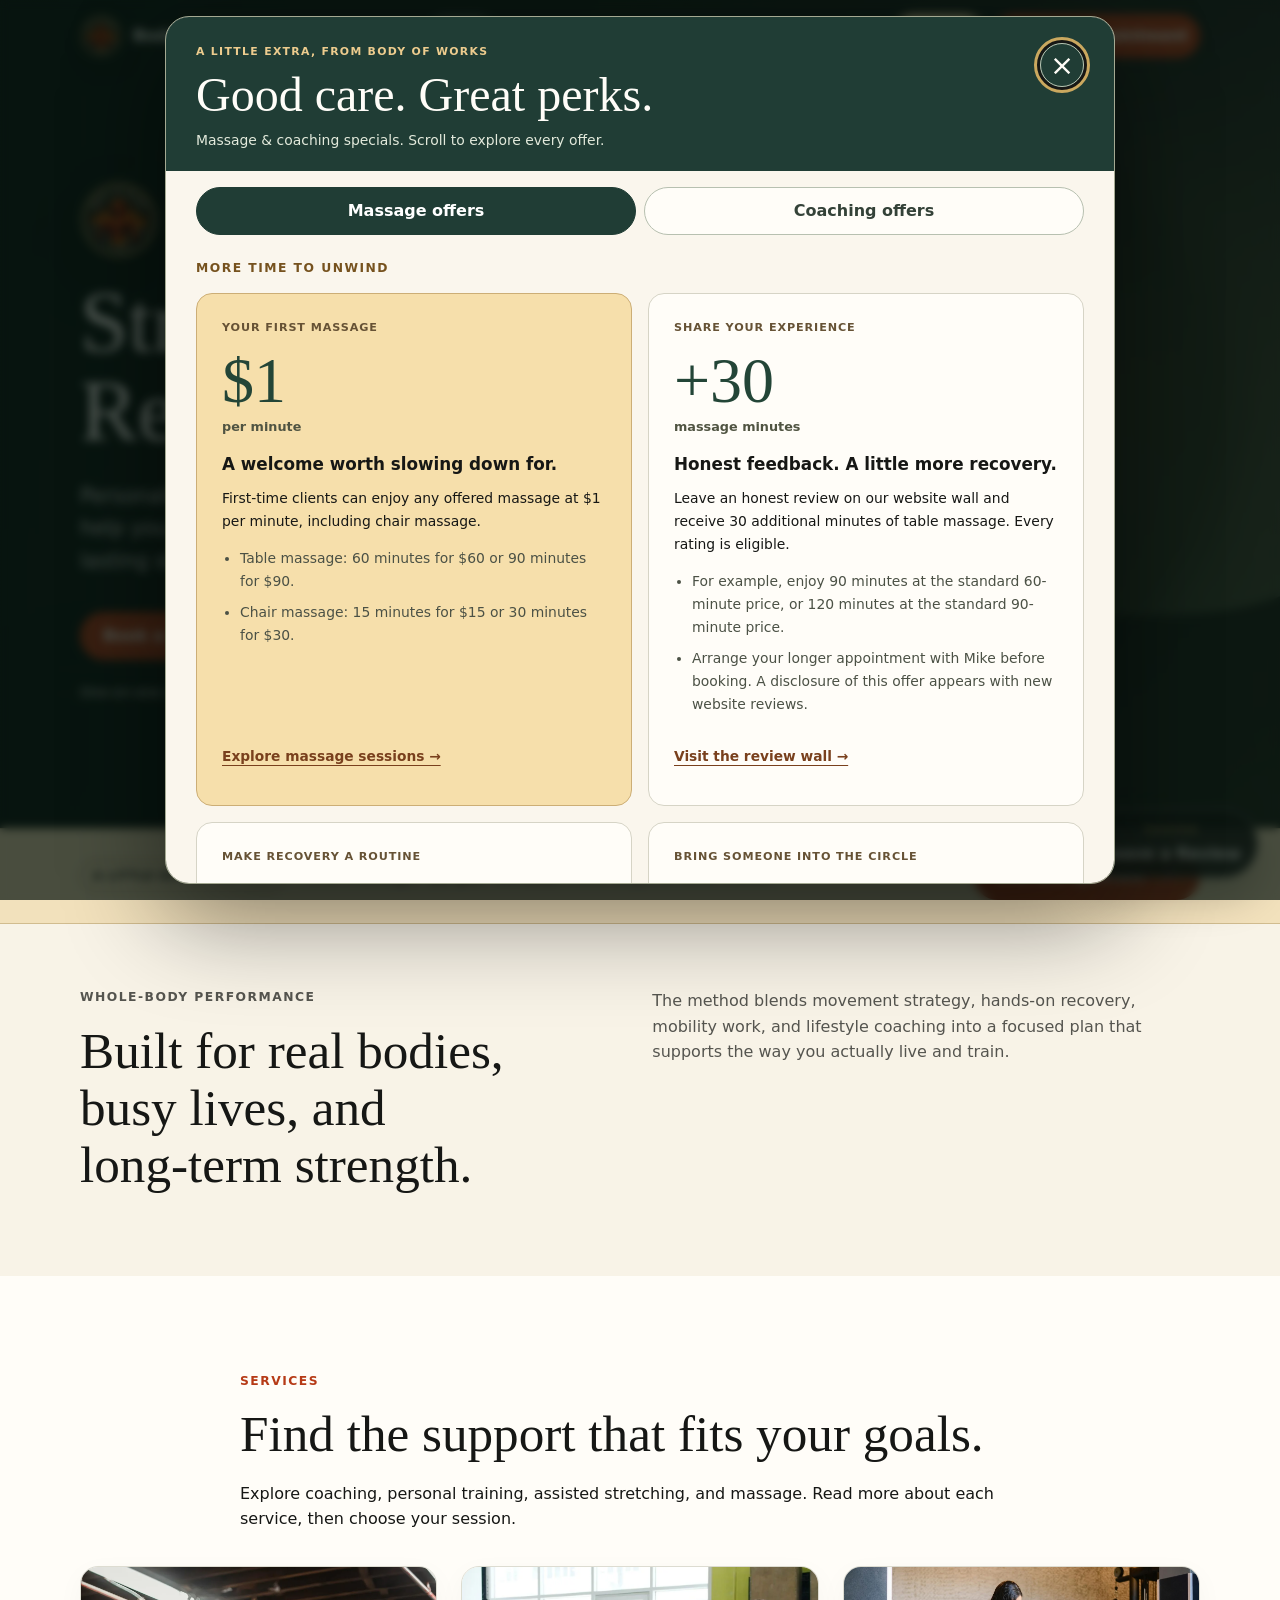
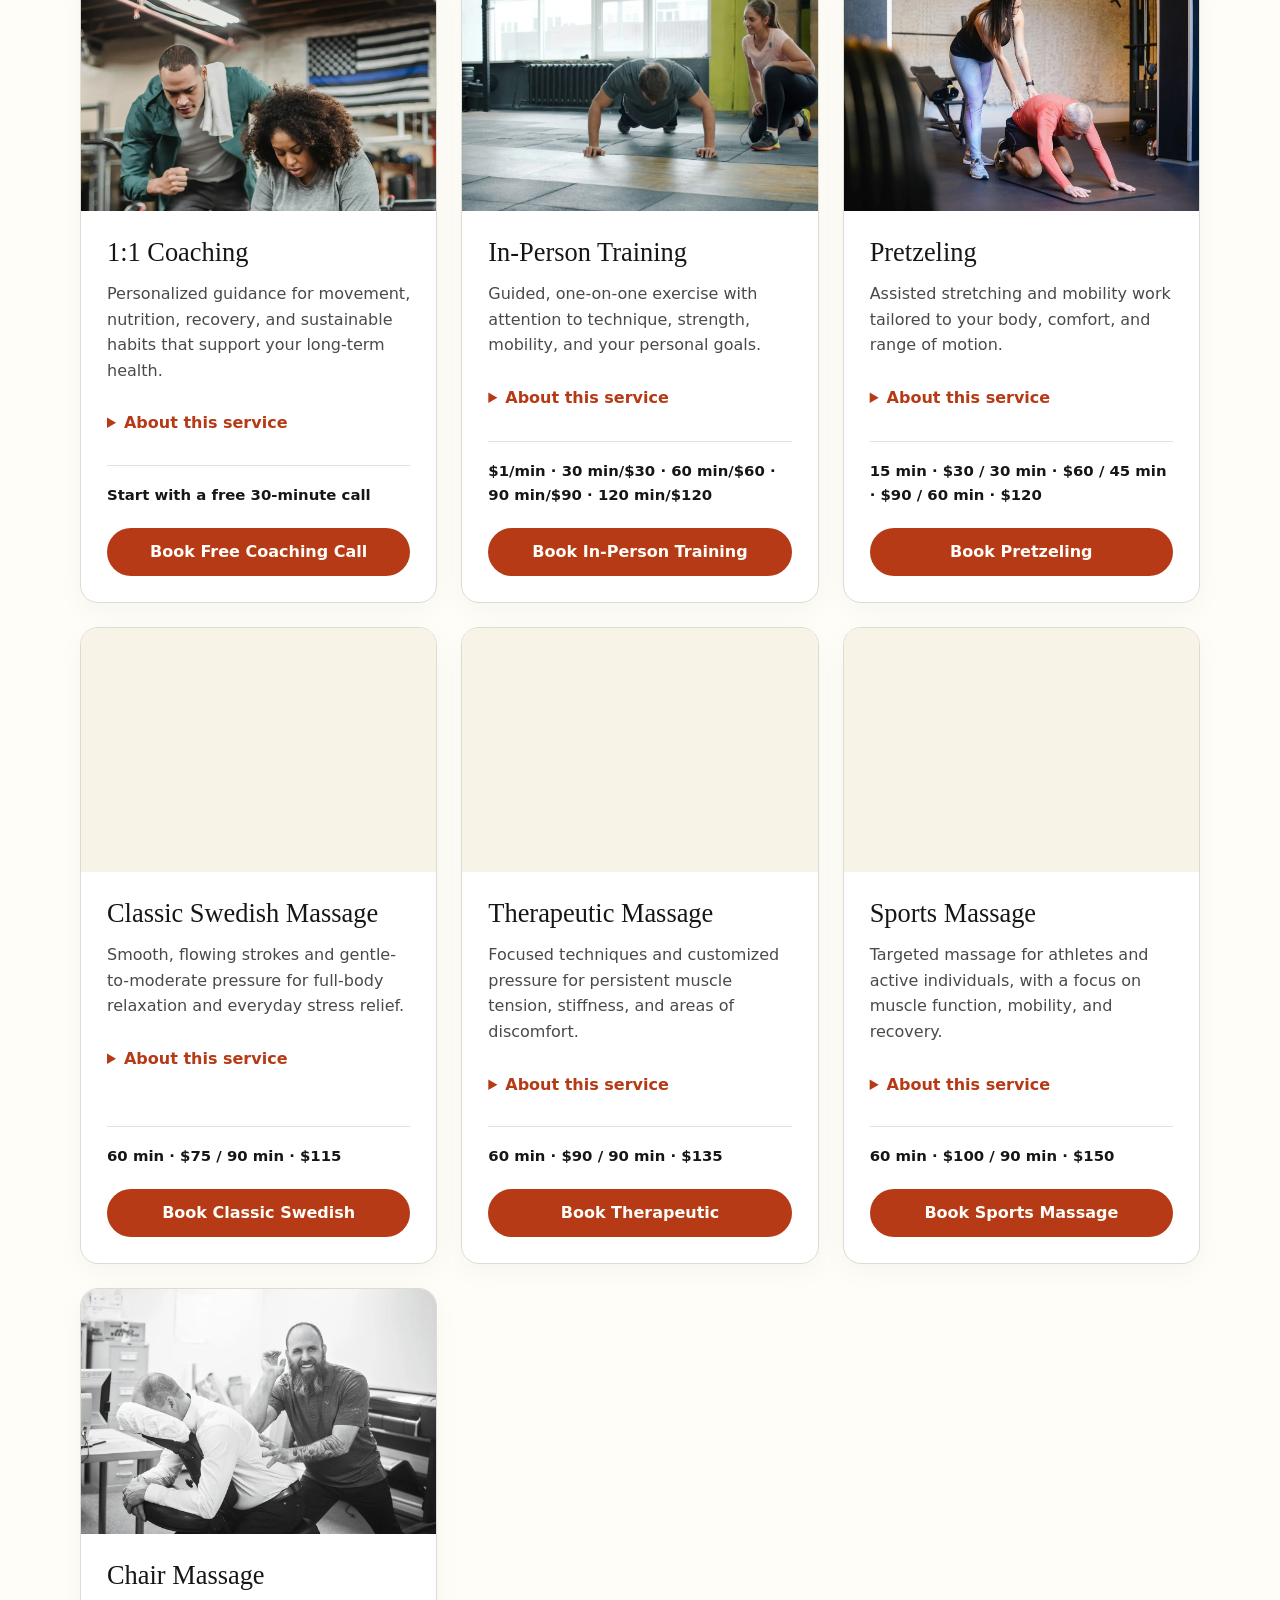
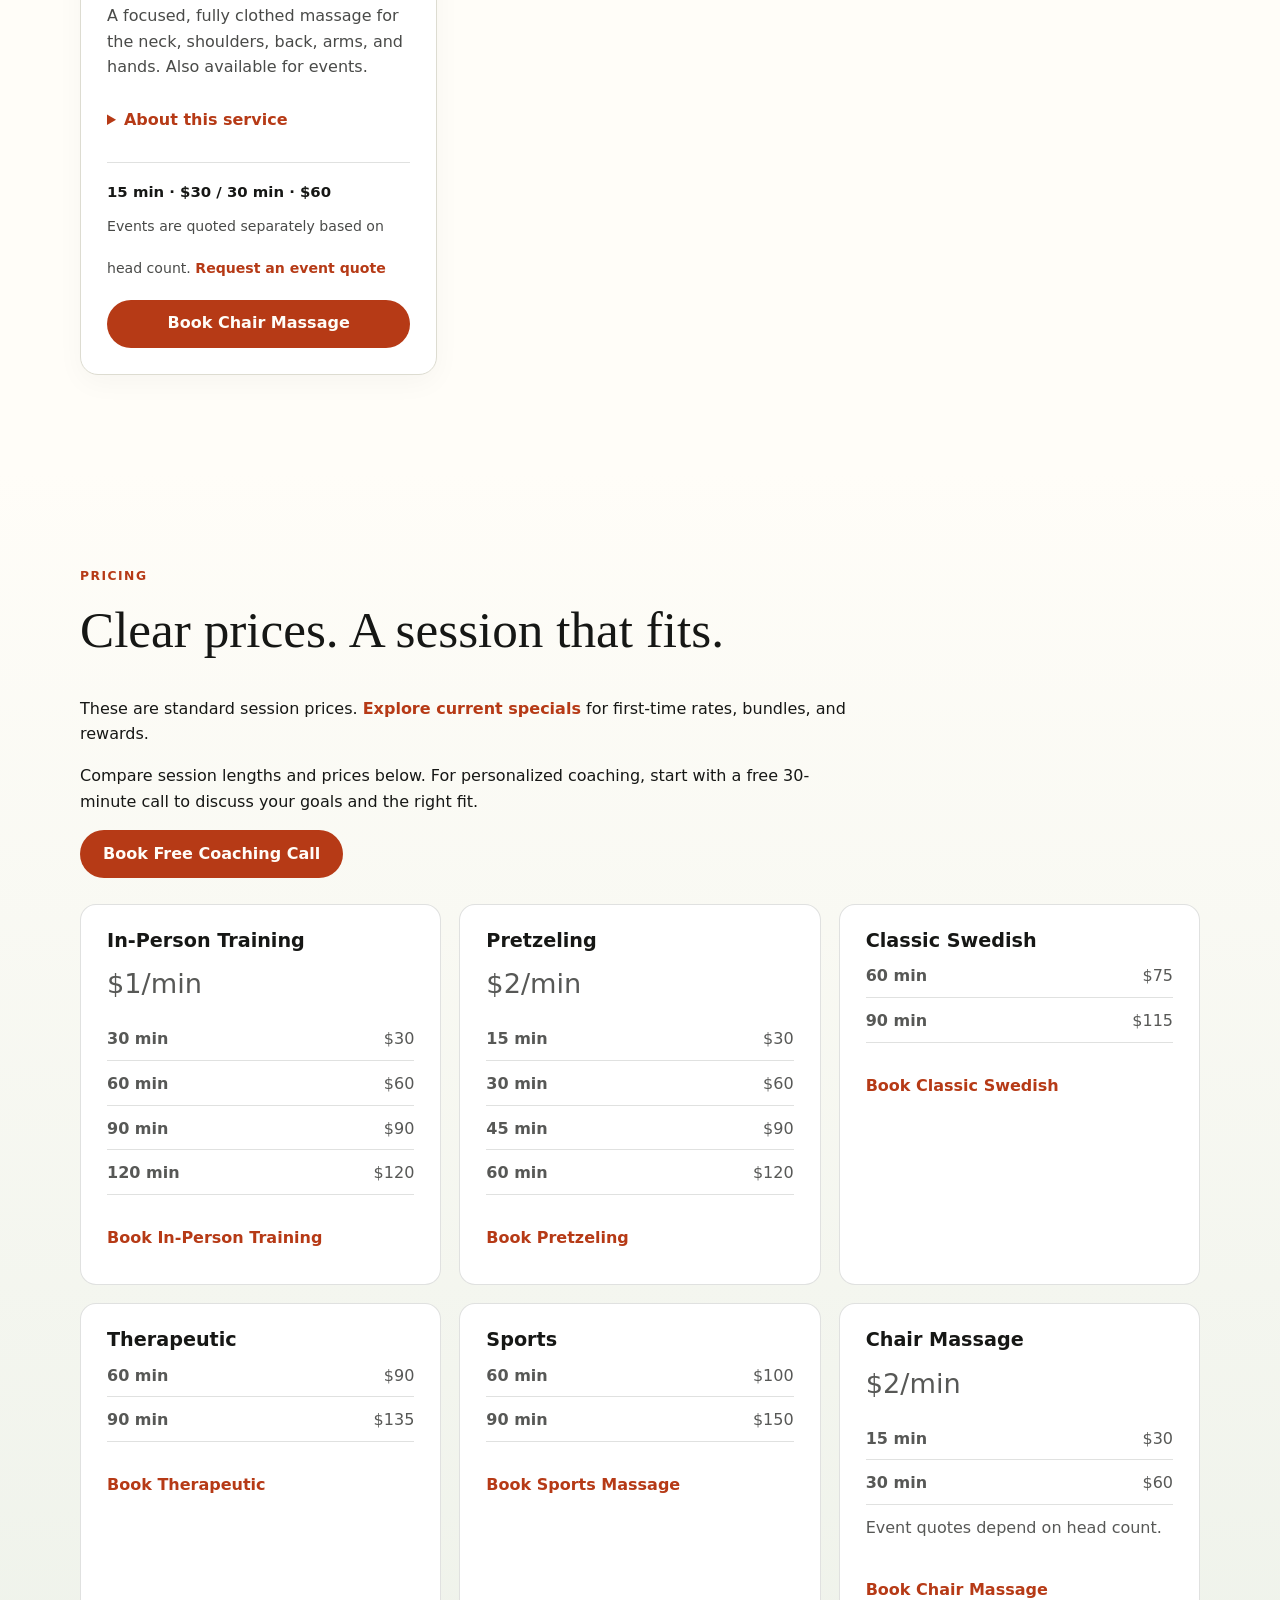
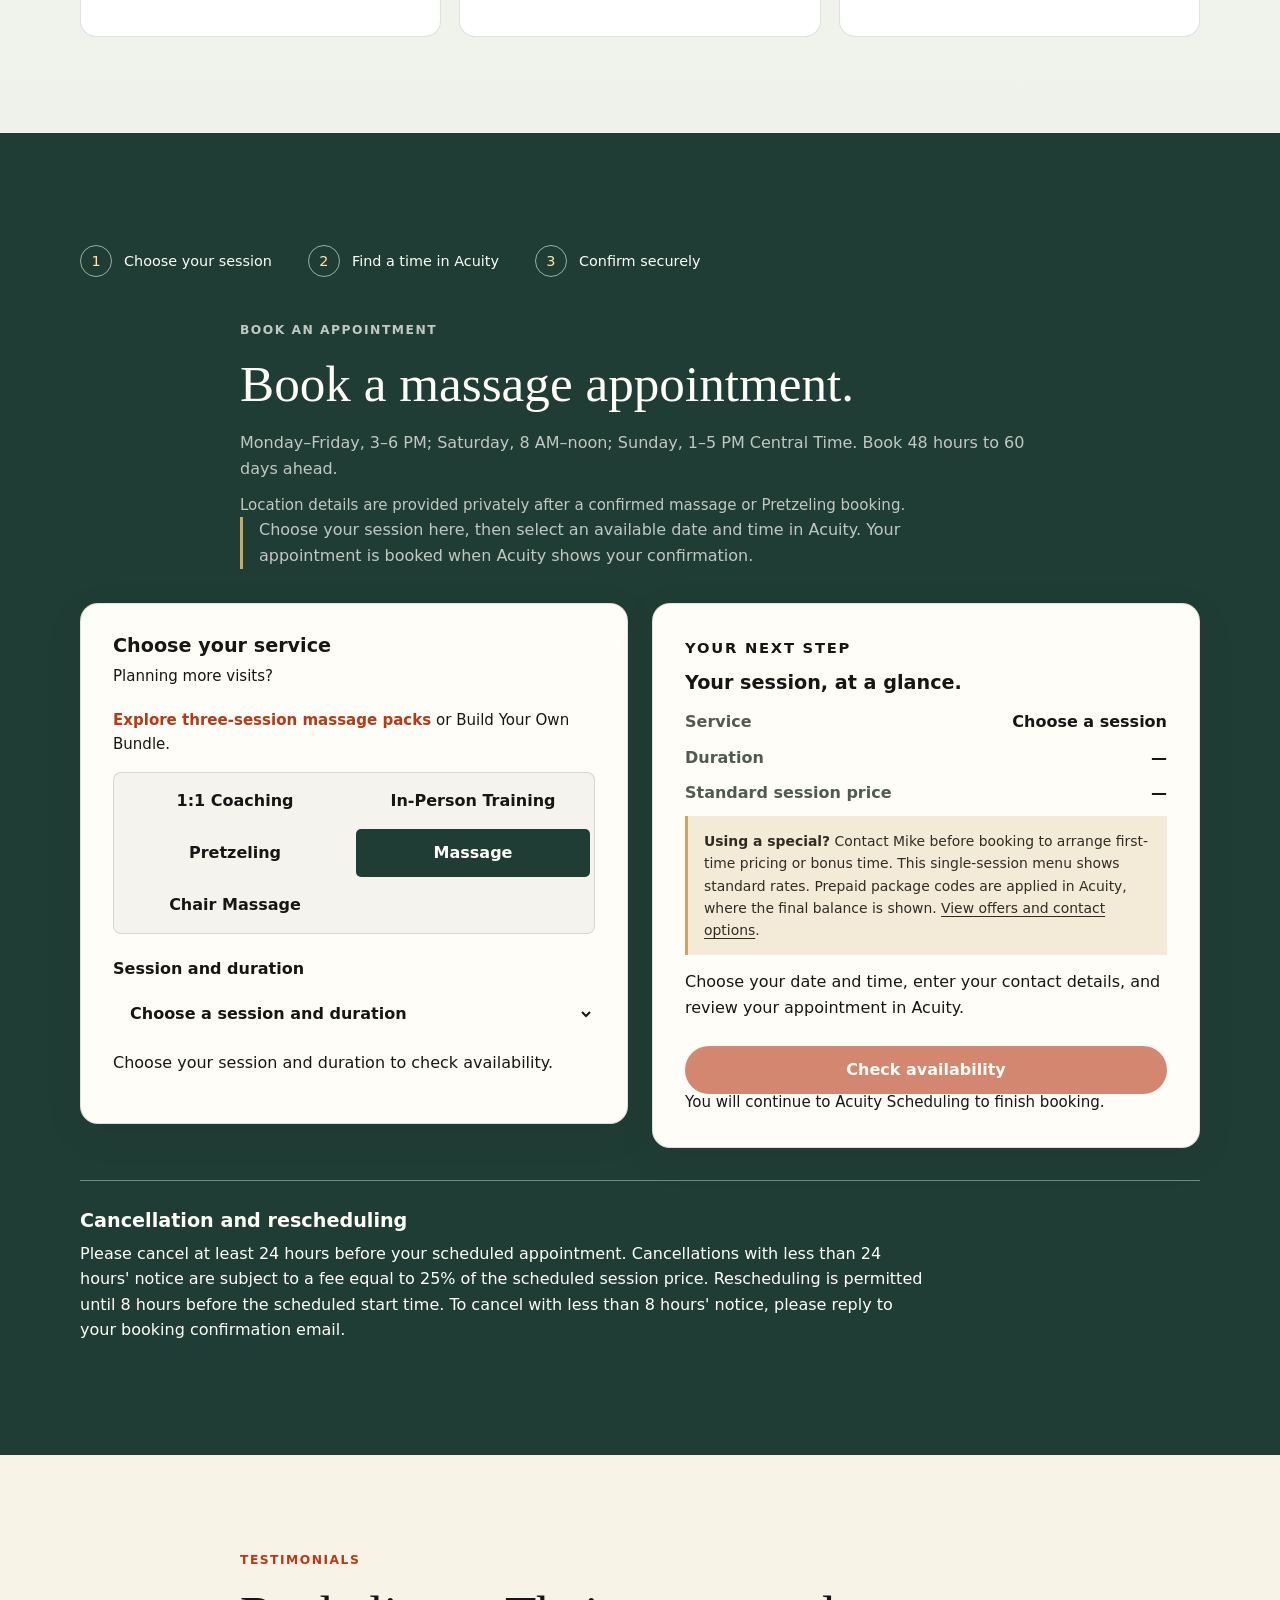
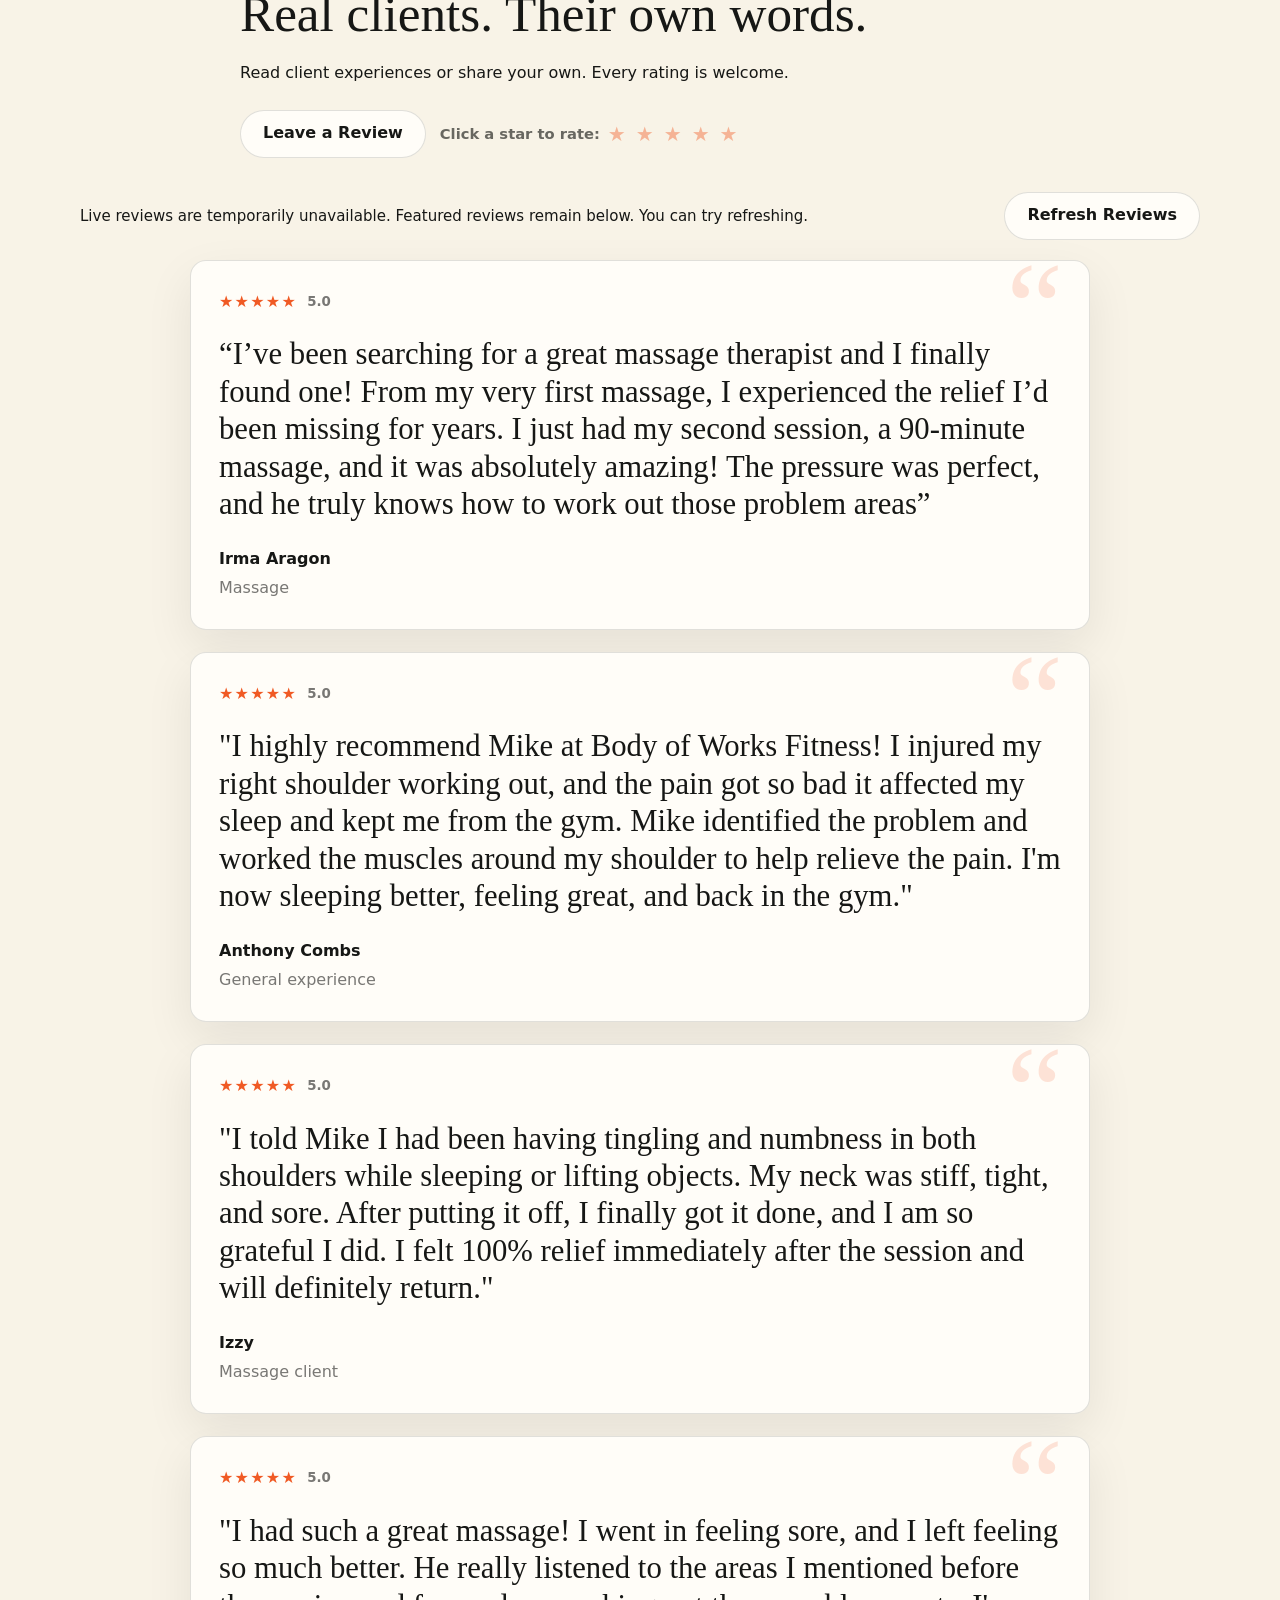
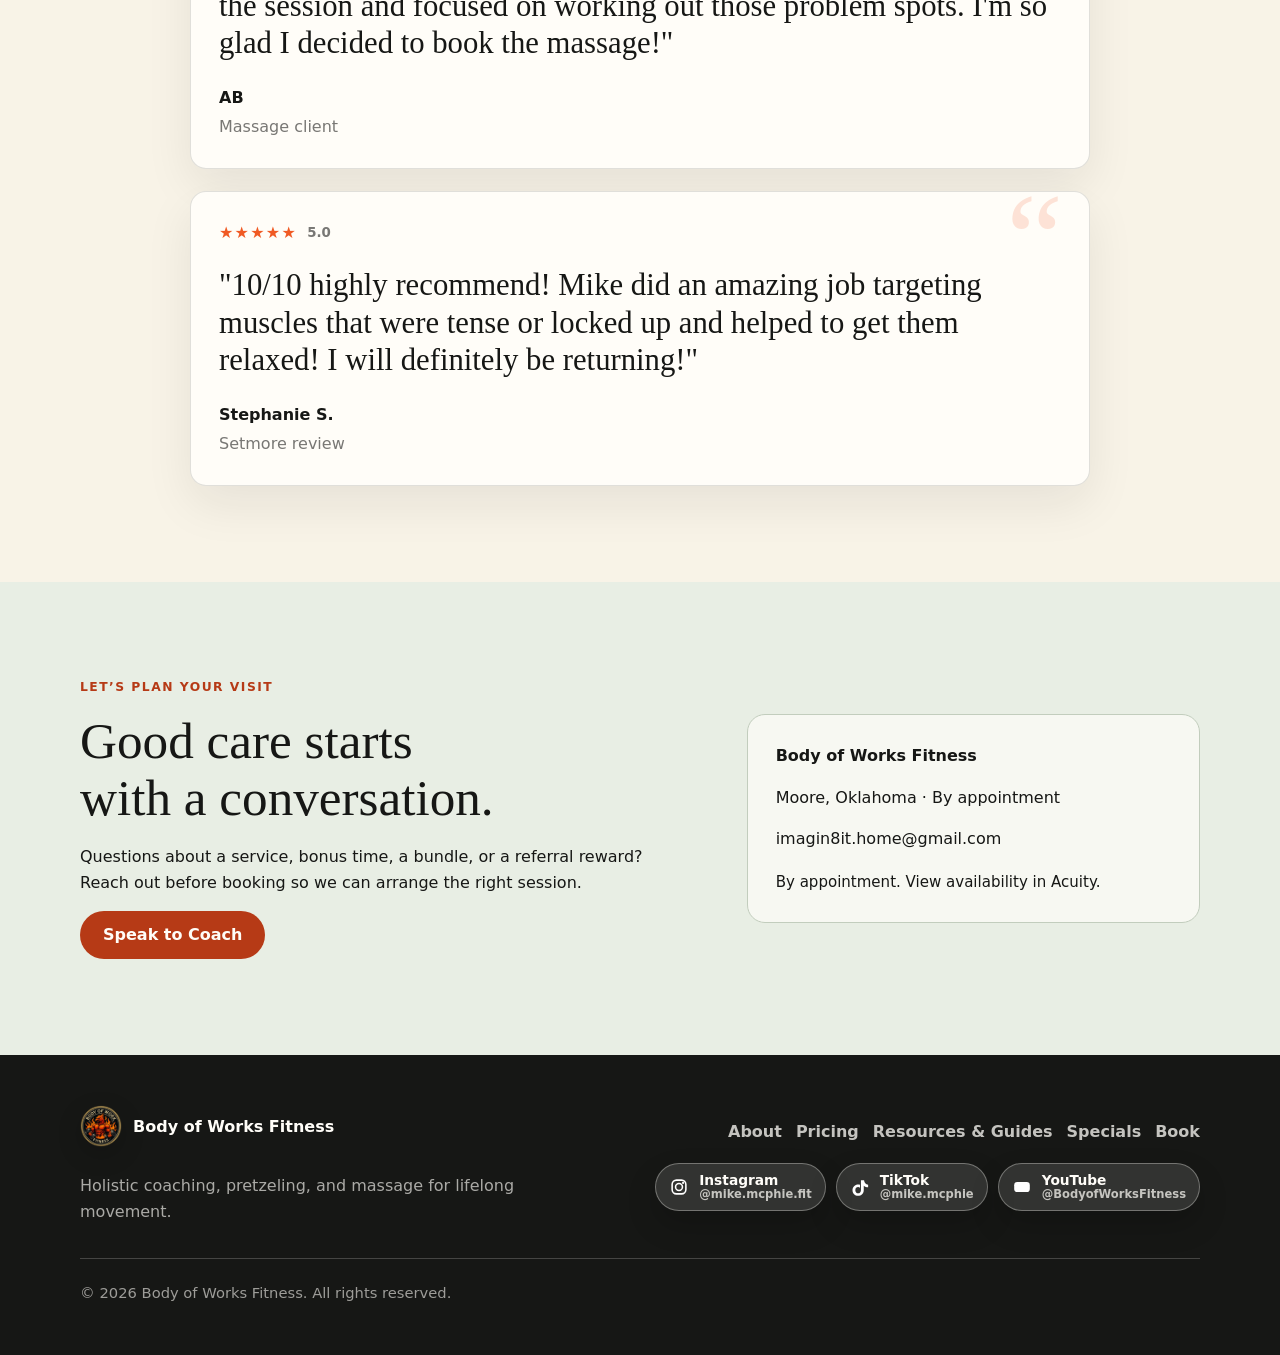
<file: index.html>
<!DOCTYPE html>
<html lang="en">
  <head>
    <meta charset="UTF-8" />
    <meta name="viewport" content="width=device-width, initial-scale=1.0" />
    <meta
      name="description"
      content="Body of Works Fitness offers holistic coaching, in-person training, assisted stretching, and Swedish, therapeutic, sports, and chair massage in Moore, Oklahoma."
    />
    <title>Body of Works Fitness | Strength, Mobility, Recovery</title>
    <link rel="canonical" href="https://bodyofworksfitness.com/" />
    <link rel="preload" href="assets/images/brand-hero.webp" as="image" />
    <link rel="icon" href="assets/images/body-of-work-logo-small.png" type="image/png" />
    <link rel="stylesheet" href="css/styles.css?v=20261029-privacy" />
  </head>
  <body class="home">
    <a class="skip-link" href="#main-content">Skip to content</a>
    <header class="site-header" data-header>
      <a class="brand" href="index.html" aria-label="Body of Works Fitness home">
        <img class="brand-logo" src="assets/images/body-of-work-logo-small.png" alt="" />
        <span>Body of Works Fitness</span>
      </a>
      <button class="nav-toggle" type="button" aria-label="Open navigation" aria-expanded="false" aria-controls="primary-navigation" data-nav-toggle>
        <span></span>
        <span></span>
      </button>
      <nav class="site-nav" id="primary-navigation" aria-label="Main navigation" data-nav>
        <a href="index.html" aria-current="page">Home</a>
        <a href="about.html">About</a>
        <a href="#services">Services</a>
        <a href="#pricing">Pricing</a>
        <a href="resources.html">Resources</a>
        <a class="specials-nav-link" href="promotions.html" data-promo-open>Specials</a>
        <a class="nav-cta" href="#book-call" data-book-service="Massage">Book an Appointment</a>
      </nav>
    </header>

    <main id="main-content">
      <section class="hero brand-hero">
        <div class="hero-media" aria-hidden="true"></div>
        <video
          class="hero-video"
          data-hero-video
          poster="assets/images/brand-hero.webp"
          preload="none"
          muted
          loop
          playsinline
          aria-hidden="true"
        >
          <source data-src="assets/videos/workout-background.mp4?v=20261004-reviews" type="video/mp4" />
        </video>
        <div class="hero-overlay"></div>
        <div class="hero-content shell">
          <div class="hero-lockup">
            <img src="assets/images/body-of-work-logo-small.png" alt="Body of Works Fitness logo" />
            <p class="eyebrow">Massage · Training · Coaching<br />Moore, Oklahoma</p>
          </div>
          <h1>Strength. Mobility. Recovery. Longevity.</h1>
          <p>
            Personalized massage, hands-on recovery, and coaching to help you feel better,
            move more comfortably, and build lasting strength.
          </p>
          <div class="hero-actions">
            <a class="button button-primary" href="#book-call" data-book-service="Massage">Book a Massage</a>
            <a class="button hero-secondary" href="#book-call" data-book-service="1:1 Coaching">Explore 1:1 Coaching</a>
          </div>
          <p class="hero-detail">One-on-one care · Straightforward prices · Secure online scheduling</p>
        </div>
        <button class="hero-motion-toggle" type="button" data-hero-motion hidden>Pause background video</button>
      </section>

      <aside class="specials-band" aria-label="Current specials">
        <div class="shell specials-band-inner"><div><span class="specials-pill">A little extra for you</span><p>First massage? <strong>$1 per minute.</strong> More ways to save inside.</p></div><a class="button button-primary" href="promotions.html" data-promo-open>See the specials <span aria-hidden="true">↗</span></a></div>
      </aside>

      <section class="section intro-band">
        <div class="shell intro-grid">
          <div>
            <p class="eyebrow">Whole-body performance</p>
            <h2>Built for real bodies, busy lives, and long-term strength.</h2>
          </div>
          <p>
            The method blends movement strategy, hands-on recovery, mobility work, and lifestyle
            coaching into a focused plan that supports the way you actually live and train.
          </p>
        </div>
      </section>

      <section class="section" id="services">
        <div class="shell section-heading">
          <p class="eyebrow">Services</p>
          <h2>Find the support that fits your goals.</h2>
          <p>Explore coaching, personal training, assisted stretching, and massage. Read more about each service, then choose your session.</p>
        </div>
        <div class="shell service-catalog-grid">
          <article class="service-catalog-card" aria-labelledby="service-coaching">
            <img class="service-catalog-image" src="assets/images/home-coaching.webp" alt="Trainer coaching a client through a strength exercise" loading="lazy" decoding="async" />
            <div class="service-catalog-copy">
              <h3 id="service-coaching">1:1 Coaching</h3>
              <p class="service-short-description">Personalized guidance for movement, nutrition, recovery, and sustainable habits that support your long-term health.</p>
              <details class="service-description">
                <summary>About this service<span class="visually-hidden">: 1:1 Coaching</span></summary>
                <p>Transform your health from the inside out with personalized, one-on-one coaching designed around your body, lifestyle, and goals. Through a holistic approach to movement, nutrition, recovery, and sustainable lifestyle habits, we&#x27;ll work together to build strength, improve mobility, restore balance, and support long-term vitality. This isn&#x27;t about quick fixes — it&#x27;s about creating a healthier, stronger, more resilient you for life.</p>
              </details>
              <p class="service-session-line">Start with a free 30-minute call</p>
              <a class="button button-primary" href="#book-call" data-book-service="1:1 Coaching">Book Free Coaching Call</a>
            </div>
          </article>
          <article class="service-catalog-card" aria-labelledby="service-in-person-training">
            <img class="service-catalog-image service-training-image" src="assets/images/services/in-person-training.webp" alt="Personal trainer guiding a client performing a push-up in a gym" width="1200" height="675" loading="lazy" decoding="async" />
            <div class="service-catalog-copy">
              <h3 id="service-in-person-training">In-Person Training</h3>
              <p class="service-short-description">Guided, one-on-one exercise with attention to technique, strength, mobility, and your personal goals.</p>
              <details class="service-description">
                <summary>About this service<span class="visually-hidden">: In-Person Training</span></summary>
                <p>Work one-on-one through exercise sessions tailored to your current ability, experience, and goals. Build a consistent routine with guidance on exercise technique, appropriate progression, strength, and mobility. Each session provides focused feedback and support to help you train with confidence.</p>
              </details>
              <p class="service-session-line">$1/min · 30 min/$30 · 60 min/$60 · 90 min/$90 · 120 min/$120</p>
              <a class="button button-primary" href="#book-call" data-book-service="In-Person Training">Book In-Person Training</a>
            </div>
          </article>
          <article class="service-catalog-card" aria-labelledby="service-pretzeling">
            <img class="service-catalog-image" src="assets/images/home-pretzel.jpg" alt="Trainer assisting a client through a floor stretch" loading="lazy" decoding="async" />
            <div class="service-catalog-copy">
              <h3 id="service-pretzeling">Pretzeling</h3>
              <p class="service-short-description">Assisted stretching and mobility work tailored to your body, comfort, and range of motion.</p>
              <details class="service-description">
                <summary>About this service<span class="visually-hidden">: Pretzeling</span></summary>
                <p>Receive hands-on assistance with stretching and mobility exercises, with the pace and range adjusted to your comfort. Sessions focus on areas that feel tight or restricted and support easier movement as part of your recovery routine.</p>
              </details>
              <p class="service-session-line">15 min · $30 / 30 min · $60 / 45 min · $90 / 60 min · $120</p>
              <a class="button button-primary" href="#book-call" data-book-service="Pretzeling">Book Pretzeling</a>
            </div>
          </article>
          <article class="service-catalog-card" aria-labelledby="service-swedish">
            <img class="service-catalog-image" src="assets/images/home-massage.webp" alt="Close-up of massage therapy work" loading="lazy" decoding="async" />
            <div class="service-catalog-copy">
              <h3 id="service-swedish">Classic Swedish Massage</h3>
              <p class="service-short-description">Smooth, flowing strokes and gentle-to-moderate pressure for full-body relaxation and everyday stress relief.</p>
              <details class="service-description">
                <summary>About this service<span class="visually-hidden">: Classic Swedish Massage</span></summary>
                <p>Relax, recharge, and restore balance with a soothing, full-body massage designed to melt away everyday stress and tension. Using smooth, flowing strokes and gentle-to-moderate pressure, this classic technique promotes circulation, encourages deep relaxation, and supports your body&#x27;s natural recovery process. Perfect for anyone seeking stress relief, rejuvenation, and overall well-being.</p>
              </details>
              <p class="service-session-line">60 min · $75 / 90 min · $115</p>
              <a class="button button-primary" href="#book-call" data-book-service="Massage" data-book-option="swedish-60">Book Classic Swedish</a>
            </div>
          </article>
          <article class="service-catalog-card" aria-labelledby="service-therapeutic">
            <img class="service-catalog-image" src="assets/images/home-massage.webp" alt="Massage therapist applying focused pressure during a treatment" loading="lazy" decoding="async" />
            <div class="service-catalog-copy">
              <h3 id="service-therapeutic">Therapeutic Massage</h3>
              <p class="service-short-description">Focused techniques and customized pressure for persistent muscle tension, stiffness, and areas of discomfort.</p>
              <details class="service-description">
                <summary>About this service<span class="visually-hidden">: Therapeutic Massage</span></summary>
                <p>Experience targeted relief with a therapeutic massage focused on chronic muscle tension, tightness, and areas of discomfort. Using deliberate, focused techniques and customized pressure, this treatment addresses deeper layers of muscle and connective tissue to help improve mobility, reduce stiffness, and support muscular recovery. Ideal for those experiencing persistent tension, physical stress, or movement restrictions.</p>
              </details>
              <p class="service-session-line">60 min · $90 / 90 min · $135</p>
              <a class="button button-primary" href="#book-call" data-book-service="Massage" data-book-option="therapeutic-60">Book Therapeutic</a>
            </div>
          </article>
          <article class="service-catalog-card" aria-labelledby="service-sports">
            <img class="service-catalog-image" src="assets/images/home-massage.webp" alt="Hands-on massage treatment for muscle recovery" loading="lazy" decoding="async" />
            <div class="service-catalog-copy">
              <h3 id="service-sports">Sports Massage</h3>
              <p class="service-short-description">Targeted massage for athletes and active individuals, with a focus on muscle function, mobility, and recovery.</p>
              <details class="service-description">
                <summary>About this service<span class="visually-hidden">: Sports Massage</span></summary>
                <p>Move better, perform stronger, and recover smarter. Sports Massage is designed for athletes, fitness enthusiasts, and active individuals looking to optimize muscle function, flexibility, and recovery. Whether you&#x27;re preparing for competition, maintaining peak performance, or recovering after intense activity, each session incorporates targeted techniques to help reduce muscle tension, enhance mobility, and support your body&#x27;s performance and longevity. Usually performed pre-, intra-, and/or post-sports event.</p>
              </details>
              <p class="service-session-line">60 min · $100 / 90 min · $150</p>
              <a class="button button-primary" href="#book-call" data-book-service="Massage" data-book-option="sports-60">Book Sports Massage</a>
            </div>
          </article>
          <article class="service-catalog-card" aria-labelledby="service-chair-massage">
            <img class="service-catalog-image" src="assets/images/services/chair-massage.webp" alt="Therapist providing a back massage to a fully clothed client seated in a massage chair" width="1200" height="794" loading="lazy" decoding="async" />
            <div class="service-catalog-copy">
              <h3 id="service-chair-massage">Chair Massage</h3>
              <p class="service-short-description">A focused, fully clothed massage for the neck, shoulders, back, arms, and hands. Also available for events.</p>
              <details class="service-description">
                <summary>About this service<span class="visually-hidden">: Chair Massage</span></summary>
                <p>Relax, recharge, and reset without interrupting your busy day. Chair Massage provides targeted relief for tension and stress in the neck, shoulders, back, arms, and hands. Using effective massage techniques while you&#x27;re comfortably seated and fully clothed, this convenient service helps reduce muscle tightness, promote relaxation, and restore your sense of well-being. Perfect for busy professionals, workplace wellness programs, corporate events, and anyone needing a quick moment of recovery. Available for events. Quote will be dependent on head count.</p>
              </details>
              <p class="service-session-line">15 min · $30 / 30 min · $60</p>
              <p class="service-event-note">Events are quoted separately based on head count. <a class="text-link" href="mailto:imagin8it.home@gmail.com?subject=Chair%20Massage%20Event%20Inquiry">Request an event quote</a></p>
              <a class="button button-primary" href="#book-call" data-book-service="Chair Massage">Book Chair Massage</a>
            </div>
          </article>
        </div>
      </section>

      <section class="section split-section" id="pricing">
        <div class="shell pricing-layout">
          <div>
            <p class="eyebrow">Pricing</p>
            <h2>Clear prices. A session that fits.</h2>
            <p>These are standard session prices. <a class="text-link" href="promotions.html">Explore current specials</a> for first-time rates, bundles, and rewards.</p>
            <p>Compare session lengths and prices below. For personalized coaching, start with a free 30-minute call to discuss your goals and the right fit.</p>
            <a class="button button-primary" href="#book-call" data-book-service="1:1 Coaching">Book Free Coaching Call</a>
          </div>
          <div class="pricing-grid">
            <article class="price-card">
              <h3>In-Person Training</h3>
              <p class="price">$1/min</p>
              <div data-catalog-prices="In-Person Training"><p><strong>30 min</strong> $30</p><p><strong>60 min</strong> $60</p><p><strong>90 min</strong> $90</p><p><strong>120 min</strong> $120</p></div>
              <a class="text-link" href="#book-call" data-book-service="In-Person Training">Book In-Person Training</a>
            </article>
            <article class="price-card">
              <h3>Pretzeling</h3>
              <p class="price">$2/min</p>
              <div data-catalog-prices="Pretzeling"><p><strong>15 min</strong> $30</p><p><strong>30 min</strong> $60</p><p><strong>45 min</strong> $90</p><p><strong>60 min</strong> $120</p></div>
              <a class="text-link" href="#book-call" data-book-service="Pretzeling">Book Pretzeling</a>
            </article>
            <article class="price-card">
              <h3>Classic Swedish</h3>
              <div data-catalog-prices="Classic Swedish"><p><strong>60 min</strong> $75</p><p><strong>90 min</strong> $115</p></div>
              <a class="text-link" href="#book-call" data-book-service="Massage" data-book-option="swedish-60">Book Classic Swedish</a>
            </article>
            <article class="price-card">
              <h3>Therapeutic</h3>
              <div data-catalog-prices="Therapeutic"><p><strong>60 min</strong> $90</p><p><strong>90 min</strong> $135</p></div>
              <a class="text-link" href="#book-call" data-book-service="Massage" data-book-option="therapeutic-60">Book Therapeutic</a>
            </article>
            <article class="price-card">
              <h3>Sports</h3>
              <div data-catalog-prices="Sports"><p><strong>60 min</strong> $100</p><p><strong>90 min</strong> $150</p></div>
              <a class="text-link" href="#book-call" data-book-service="Massage" data-book-option="sports-60">Book Sports Massage</a>
            </article>
            <article class="price-card">
              <h3>Chair Massage</h3>
              <p class="price">$2/min</p>
              <div data-catalog-prices="Chair Massage"><p><strong>15 min</strong> $30</p><p><strong>30 min</strong> $60</p></div>
              <p>Event quotes depend on head count.</p>
              <a class="text-link" href="#book-call" data-book-service="Chair Massage">Book Chair Massage</a>
            </article>
          </div>
        </div>
      </section>

      <section class="section booking-section" id="book-call">
        <ol class="shell booking-steps" aria-label="How online booking works"><li><span>1</span> Choose your session</li><li><span>2</span> Find a time in Acuity</li><li><span>3</span> Confirm securely</li></ol>
        <div class="shell section-heading">
          <p class="eyebrow">Book an appointment</p>
          <h2 data-booking-title>Book a massage appointment.</h2>
          <p data-booking-summary>Monday–Friday, 3–6 PM; Saturday, 8 AM–noon; Sunday, 1–5 PM Central Time. Book 48 hours to 60 days ahead.</p>
          <p data-booking-location class="form-note">Location details are provided privately after a confirmed massage or Pretzeling booking.</p>
          <p class="booking-notice">Choose your session here, then select an available date and time in Acuity. Your appointment is booked when Acuity shows your confirmation.</p>
        </div>
        <div class="shell booking-grid">
          <div class="booking-choices">
            <h3>Choose your service</h3>
            <p class="form-note">Planning more visits? <a class="text-link" href="promotions.html#massage-bundles">Explore three-session massage packs</a> or <a href="promotions.html#mixed-bundle">Build Your Own Bundle</a>.</p>
            <input type="hidden" value="Massage" data-service-select />
            <div class="booking-service-picker" aria-label="Choose a service">
              <button type="button" data-service-choice="1:1 Coaching" aria-pressed="false">1:1 Coaching</button>
              <button type="button" data-service-choice="In-Person Training" aria-pressed="false">In-Person Training</button>
              <button type="button" data-service-choice="Pretzeling" aria-pressed="false">Pretzeling</button>
              <button class="is-active" type="button" data-service-choice="Massage" aria-pressed="true">Massage</button>
              <button type="button" data-service-choice="Chair Massage" aria-pressed="false">Chair Massage</button>
            </div>
            <label class="session-option-field" data-session-option-field>
              Session and duration
              <select name="session_option" data-session-option-select>
                <option value="">Choose a session and duration</option>
              </select>
            </label>
            <p class="selection-status" role="status" data-session-status>Choose your session and duration to check availability.</p>
            <div class="form-callout" data-coaching-application hidden>
              <strong>1:1 Coaching Application</strong>
              <p>Before your coaching call, complete the application so I can review your goals before we talk.</p>
              <a href="https://form.typeform.com/to/nYSQBHoF" target="_blank" rel="noopener">Open coaching application</a>
            </div>
          </div>
          <div class="booking-handoff">
            <section class="request-summary" aria-label="Your selected session" aria-live="polite">
              <p class="eyebrow">Your next step</p>
              <h3>Your session, at a glance.</h3>
              <dl>
                <div><dt>Service</dt><dd data-request-service>Choose a session</dd></div>
                <div><dt>Duration</dt><dd data-request-duration>—</dd></div>
                <div><dt>Standard session price</dt><dd data-request-price>—</dd></div>
                <div data-payment-summary hidden><dt>Due at booking</dt><dd>$0</dd></div>
                <div data-payment-summary hidden><dt>Standard balance at service</dt><dd data-payment-balance>—</dd></div>
              </dl>
            </section>
            <p class="booking-offer-note"><strong>Using a special?</strong> Contact Mike before booking to arrange first-time pricing or bonus time. This single-session menu shows standard rates. Prepaid package codes are applied in Acuity, where the final balance is shown. <a href="promotions.html">View offers and contact options</a>.</p>
            <p>Choose your date and time, enter your contact details, and review your appointment in Acuity.</p>
            <a class="button button-primary" data-scheduler-link aria-disabled="true" tabindex="-1">Check availability</a>
            <p class="form-note">You will continue to Acuity Scheduling to finish booking.</p>
            <p class="form-callout" data-payment-note hidden></p>
            <p class="form-note" data-payment-step-help hidden>In Acuity, choose “Reserve without paying” to continue to secure card entry. Your appointment is confirmed after you enter your card and complete the final confirmation.</p>
          </div>
        </div>
        <div class="shell booking-policy">
          <h3>Cancellation and rescheduling</h3>
          <p data-booking-policy>Please cancel at least 24 hours before your scheduled appointment. Cancellations with less than 24 hours' notice are subject to a fee equal to 25% of the scheduled session price. Rescheduling is permitted until 8 hours before the scheduled start time. To cancel with less than 8 hours' notice, please reply to your booking confirmation email.</p>
        </div>
        <noscript>
          <div class="shell booking-fallback">
            <h3>Book directly in Acuity</h3>
            <p>Choose a session below to see available dates and times.</p>
            <p>Paid appointments require a card, with no session payment or deposit collected at booking. Acuity’s “Reserve without paying” button continues to secure card entry before final confirmation.</p>
            <ul>
              <li><a href="https://app.acuityscheduling.com/schedule.php?owner=40726953&amp;appointmentType=99859371">Free Coaching Call — 30 min (Free)</a></li>
              <li><a href="https://app.acuityscheduling.com/schedule.php?owner=40726953&amp;appointmentType=99859393">Pretzeling — 15 min ($30)</a></li>
              <li><a href="https://app.acuityscheduling.com/schedule.php?owner=40726953&amp;appointmentType=99859421">Pretzeling — 30 min ($60)</a></li>
              <li><a href="https://app.acuityscheduling.com/schedule.php?owner=40726953&amp;appointmentType=99950537">Pretzeling — 45 min ($90)</a></li>
              <li><a href="https://app.acuityscheduling.com/schedule.php?owner=40726953&amp;appointmentType=99950556">Pretzeling — 60 min ($120)</a></li>
              <li><a href="https://app.acuityscheduling.com/schedule.php?owner=40726953&amp;appointmentType=99859464">Classic Swedish — 60 min ($75)</a></li>
              <li><a href="https://app.acuityscheduling.com/schedule.php?owner=40726953&amp;appointmentType=99859480">Classic Swedish — 90 min ($115)</a></li>
              <li><a href="https://app.acuityscheduling.com/schedule.php?owner=40726953&amp;appointmentType=99859482">Therapeutic — 60 min ($90)</a></li>
              <li><a href="https://app.acuityscheduling.com/schedule.php?owner=40726953&amp;appointmentType=99859494">Therapeutic — 90 min ($135)</a></li>
              <li><a href="https://app.acuityscheduling.com/schedule.php?owner=40726953&amp;appointmentType=99859495">Sports — 60 min ($100)</a></li>
              <li><a href="https://app.acuityscheduling.com/schedule.php?owner=40726953&amp;appointmentType=99859496">Sports — 90 min ($150)</a></li>
              <li><a href="https://app.acuityscheduling.com/schedule.php?owner=40726953&amp;appointmentType=99880555">Chair Massage — 15 min ($30)</a></li>
              <li><a href="https://app.acuityscheduling.com/schedule.php?owner=40726953&amp;appointmentType=99880565">Chair Massage — 30 min ($60)</a></li>
              <li><a href="https://app.acuityscheduling.com/schedule.php?owner=40726953&amp;appointmentType=99881693">In-Person Training — 30 min ($30)</a></li>
              <li><a href="https://app.acuityscheduling.com/schedule.php?owner=40726953&amp;appointmentType=99881704">In-Person Training — 60 min ($60)</a></li>
              <li><a href="https://app.acuityscheduling.com/schedule.php?owner=40726953&amp;appointmentType=99881708">In-Person Training — 90 min ($90)</a></li>
              <li><a href="https://app.acuityscheduling.com/schedule.php?owner=40726953&amp;appointmentType=99881713">In-Person Training — 120 min ($120)</a></li>
            </ul>
          </div>
        </noscript>
      </section>

      <section class="section testimonials-section" id="testimonials">
        <div class="shell section-heading">
          <p class="eyebrow">Testimonials</p>
          <h2>Real clients. Their own words.</h2>
          <p>Read client experiences or share your own. Every rating is welcome.</p>
          <div class="review-section-action">
            <button class="button button-secondary" type="button" data-review-open>Leave a Review</button>
            <div class="review-star-hint" aria-label="Click a star to leave a review">
              <span>Click a star to rate:</span>
              <button type="button" data-review-open data-review-rating="1" aria-label="Leave a 1 star review">★</button>
              <button type="button" data-review-open data-review-rating="2" aria-label="Leave a 2 star review">★</button>
              <button type="button" data-review-open data-review-rating="3" aria-label="Leave a 3 star review">★</button>
              <button type="button" data-review-open data-review-rating="4" aria-label="Leave a 4 star review">★</button>
              <button type="button" data-review-open data-review-rating="5" aria-label="Leave a 5 star review">★</button>
            </div>
          </div>
        </div>
        <div class="shell review-wall-controls">
          <p class="form-note" role="status" data-review-wall-status>Client reviews</p>
          <button class="button button-secondary" type="button" data-review-refresh hidden>Refresh Reviews</button>
        </div>
        <div class="shell testimonial-grid submitted-testimonial-grid" data-review-list hidden></div>
        <div class="shell review-wall-more"><button class="button button-secondary" type="button" data-review-more hidden>More Reviews</button></div>
        <div class="shell testimonial-grid">
          <article class="testimonial-card" data-featured-review="irma-aragon">
            <div class="testimonial-rating" aria-label="5 out of 5 stars">
              <span aria-hidden="true">★★★★★</span>
              <small>5.0</small>
            </div>
            <p>“I’ve been searching for a great massage therapist and I finally found one! From my very first massage, I experienced the relief I’d been missing for years. I just had my second session, a 90-minute massage, and it was absolutely amazing! The pressure was perfect, and he truly knows how to work out those problem areas”</p>
            <div>
              <strong>Irma Aragon</strong>
              <span>Massage</span>
            </div>
          </article>
          <article class="testimonial-card">
            <div class="testimonial-rating" aria-label="5 out of 5 stars">
              <span>★★★★★</span>
              <small>5.0</small>
            </div>
            <p>
              "I highly recommend Mike at Body of Works Fitness! I injured my right shoulder working
              out, and the pain got so bad it affected my sleep and kept me from the gym. Mike
              identified the problem and worked the muscles around my shoulder to help relieve the
              pain. I'm now sleeping better, feeling great, and back in the gym."
            </p>
            <div>
              <strong>Anthony Combs</strong>
              <span>General experience</span>
            </div>
          </article>
          <article class="testimonial-card">
            <div class="testimonial-rating" aria-label="5 out of 5 stars">
              <span>★★★★★</span>
              <small>5.0</small>
            </div>
            <p>
              "I told Mike I had been having tingling and numbness in both shoulders while sleeping
              or lifting objects. My neck was stiff, tight, and sore. After putting it off, I finally
              got it done, and I am so grateful I did. I felt 100% relief immediately after the
              session and will definitely return."
            </p>
            <div>
              <strong>Izzy</strong>
              <span>Massage client</span>
            </div>
          </article>
          <article class="testimonial-card">
            <div class="testimonial-rating" aria-label="5 out of 5 stars">
              <span>★★★★★</span>
              <small>5.0</small>
            </div>
            <p>
              "I had such a great massage! I went in feeling sore, and I left feeling so much better.
              He really listened to the areas I mentioned before the session and focused on working
              out those problem spots. I'm so glad I decided to book the massage!"
            </p>
            <div>
              <strong>AB</strong>
              <span>Massage client</span>
            </div>
          </article>
          <article class="testimonial-card">
            <div class="testimonial-rating" aria-label="5 out of 5 stars">
              <span>★★★★★</span>
              <small>5.0</small>
            </div>
            <p>
              "10/10 highly recommend! Mike did an amazing job targeting muscles that were tense or
              locked up and helped to get them relaxed! I will definitely be returning!"
            </p>
            <div>
              <strong>Stephanie S.</strong>
              <span>Setmore review</span>
            </div>
          </article>
        </div>
      </section>

      <section class="section contact-section" id="contact">
        <div class="shell contact-grid"><div><p class="eyebrow">Let’s plan your visit</p><h2>Good care starts with a conversation.</h2><p>Questions about a service, bonus time, a bundle, or a referral reward? Reach out before booking so we can arrange the right session.</p><a class="button button-primary" href="mailto:imagin8it.home@gmail.com">Speak to Coach</a></div><address><strong>Body of Works Fitness</strong><p>Moore, Oklahoma · By appointment</p><p><a href="mailto:imagin8it.home@gmail.com">imagin8it.home@gmail.com</a></p><p class="form-note">By appointment. View availability in Acuity.</p></address></div>
      </section>
    </main>

    <button class="floating-review-button" type="button" data-review-open aria-label="Leave a review">
      <span aria-hidden="true">★★★★★</span>
      Leave a Review
    </button>

    <noscript><p class="shell form-note">Please enable JavaScript to leave a review. Existing client reviews are available on the homepage.</p></noscript>
    <dialog class="review-dialog" data-review-dialog aria-labelledby="review-title" aria-describedby="review-public-note">
      <form class="review-form" method="dialog" data-review-form>
        <button class="dialog-close" type="button" data-review-close aria-label="Close review form">&times;</button>
        <input type="hidden" name="rating" value="5" data-review-rating-input />
        <p class="eyebrow">Leave a review</p>
        <h2 id="review-title"><span data-review-selected-rating>5</span>-star experience</h2>
        <div class="review-stars" role="group" aria-label="Choose your rating">
          <button type="button" data-review-rating-button="1" aria-label="1 star" aria-pressed="false">★</button>
          <button type="button" data-review-rating-button="2" aria-label="2 stars" aria-pressed="false">★</button>
          <button type="button" data-review-rating-button="3" aria-label="3 stars" aria-pressed="false">★</button>
          <button type="button" data-review-rating-button="4" aria-label="4 stars" aria-pressed="false">★</button>
          <button type="button" data-review-rating-button="5" aria-label="5 stars" aria-pressed="true">★</button>
        </div>
        <label>
          Public name
          <input name="name" type="text" maxlength="50" autocomplete="name" placeholder="Name shown with your review" required />
        </label>
        <label>
          Service
          <select name="service">
            <option>1:1 Coaching</option>
            <option>In-Person Training</option>
            <option>Pretzeling</option>
            <option>Massage</option>
            <option>Chair Massage</option>
            <option>General experience</option>
          </select>
        </label>
        <label>
          Review
          <textarea name="review" rows="4" maxlength="1800" placeholder="Tell others about your experience" aria-describedby="review-offer-note" required></textarea>
        </label>
        <label class="review-honeypot" aria-hidden="true">Leave this empty<input name="website" tabindex="-1" autocomplete="off" /></label>
        <p class="form-note" id="review-public-note">Your name, rating, service, and review will be public. Please leave out private health details or contact information. Reviews publish automatically; no email verification is required. Mike may receive an informational notice after publication.</p>
        <p class="review-offer-note" id="review-offer-note">Honest reviews of every rating are eligible for 30 additional minutes of table massage. We add a business disclosure of this offer to your public review. One promotion per session. Arrange bonus appointment time with Mike before booking.</p>
        <label class="review-consent"><input name="consent" type="checkbox" required /> I agree to publish my review and public name on this website.</label>
        <button class="button button-primary" type="submit" data-review-submit disabled>Publish Review</button>
        <p class="form-note" role="status" aria-live="polite" aria-atomic="true" data-review-status>Online review submission is being connected. Please try again later.</p>
        <a href="index.html#testimonials" data-review-success-link hidden>View the review wall</a>
      </form>
    </dialog>

    <footer class="site-footer">
      <div class="shell footer-grid">
        <div>
          <a class="brand" href="index.html">
            <img class="brand-logo" src="assets/images/body-of-work-logo-small.png" alt="" />
            <span>Body of Works Fitness</span>
          </a>
          <p>Holistic coaching, pretzeling, and massage for lifelong movement.</p>
        </div>
        <div class="footer-actions">
          <div class="footer-links">
            <a href="about.html">About</a>
            <a href="#pricing">Pricing</a>
            <a href="resources.html">Resources &amp; Guides</a>
            <a href="promotions.html">Specials</a>
            <a href="#book-call">Book</a>
          </div>
          <div class="social-links" aria-label="Social links">
            <a href="https://www.instagram.com/mike.mcphie.fit/" target="_blank" rel="noreferrer" aria-label="Instagram">
              <img src="assets/images/icon-instagram.svg" alt="" />
              <span>Instagram <small>@mike.mcphie.fit</small></span>
            </a>
            <a href="https://www.tiktok.com/@mike.mcphie" target="_blank" rel="noreferrer" aria-label="TikTok">
              <img src="assets/images/icon-tiktok.svg" alt="" />
              <span>TikTok <small>@mike.mcphie</small></span>
            </a>
            <a href="https://www.youtube.com/@BodyofWorksFitness" target="_blank" rel="noreferrer" aria-label="YouTube">
              <img src="assets/images/icon-youtube.svg" alt="" />
              <span>YouTube <small>@BodyofWorksFitness</small></span>
            </a>
          </div>
        </div>
      </div>
      <div class="shell copyright">
        <span>&copy; 2026 Body of Works Fitness. All rights reserved.</span>
      </div>
    </footer>
    <script src="js/booking-model.js?v=20261029-privacy"></script>
    <script src="js/main.js?v=20261029-privacy"></script>
    <script src="js/review-config.js?v=20261029-privacy"></script>
    <script src="js/review-incentive.js?v=20261029-privacy"></script>
    <script src="js/reviews.js?v=20261029-privacy"></script>
    <script src="js/promotions-data.js?v=20261029-bundle-label"></script>
    <script src="js/promotions.js?v=20261029-privacy"></script>
  </body>
</html>
</file>
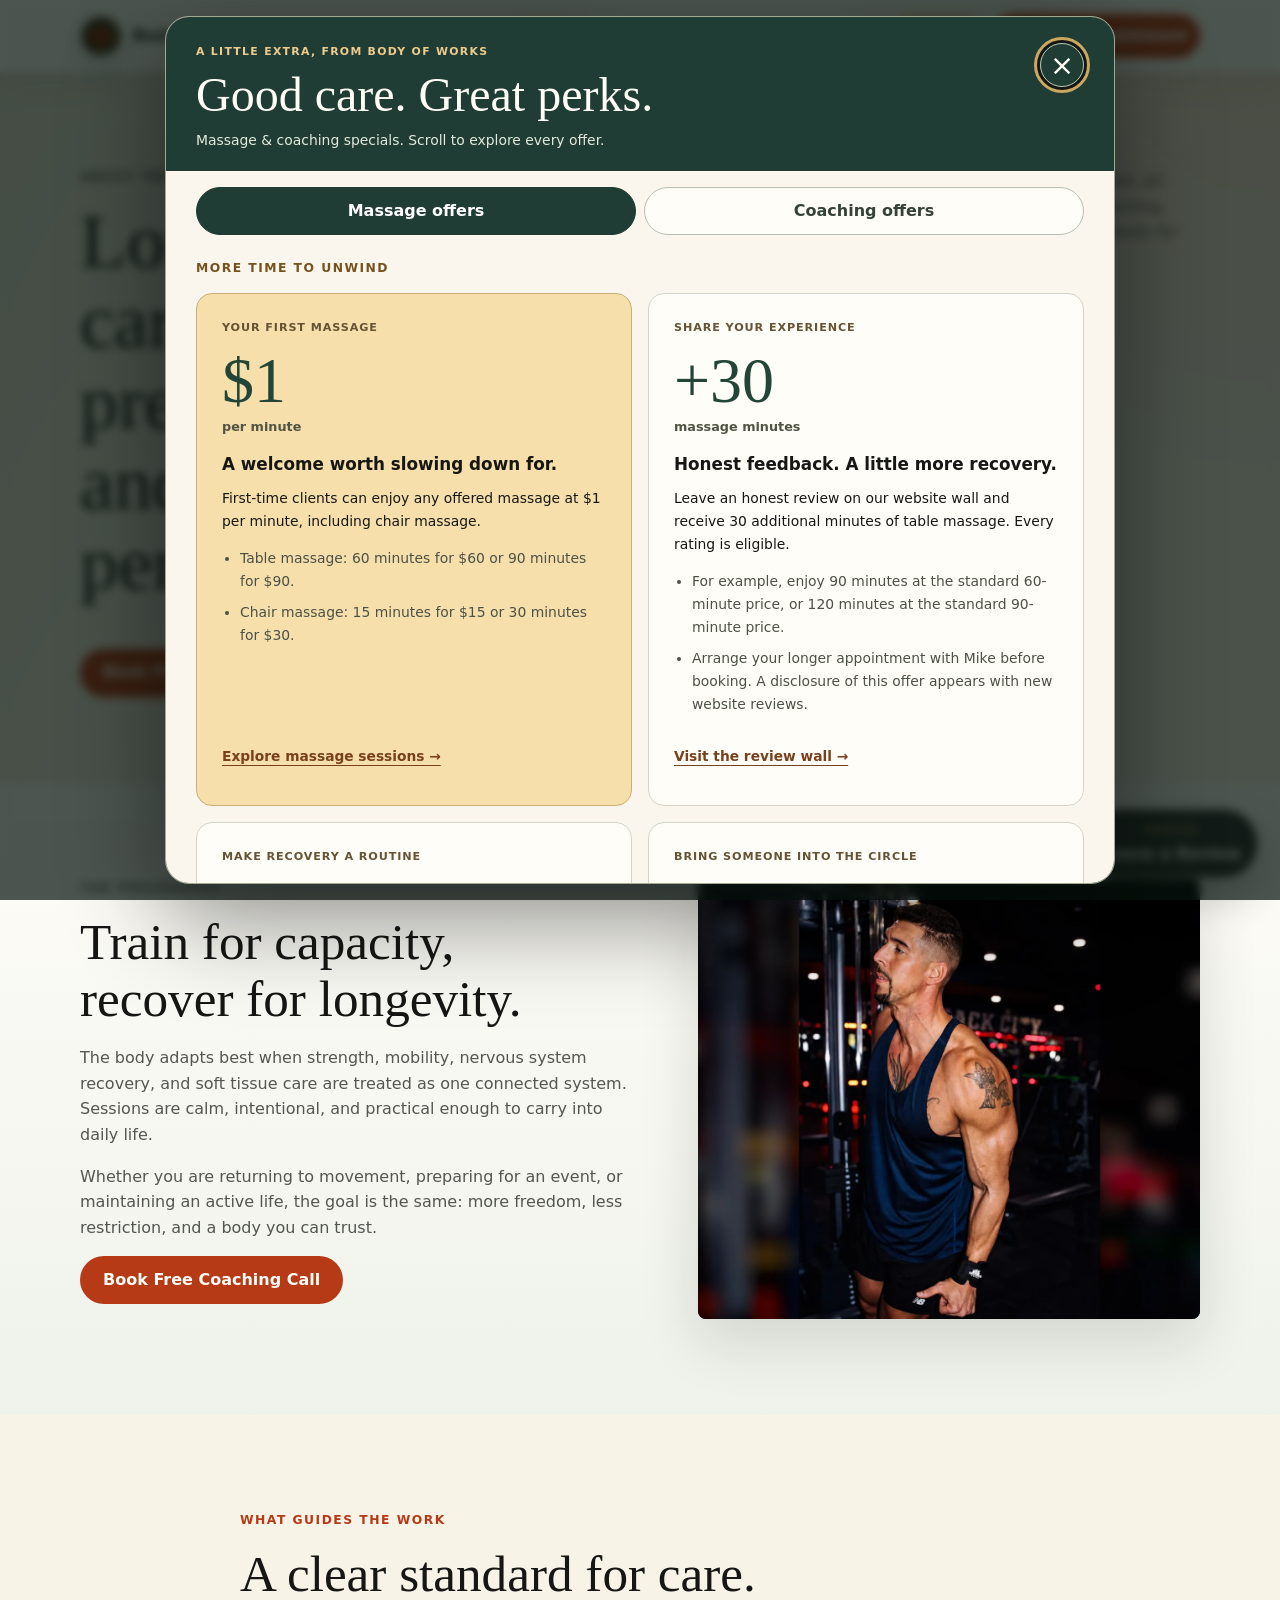
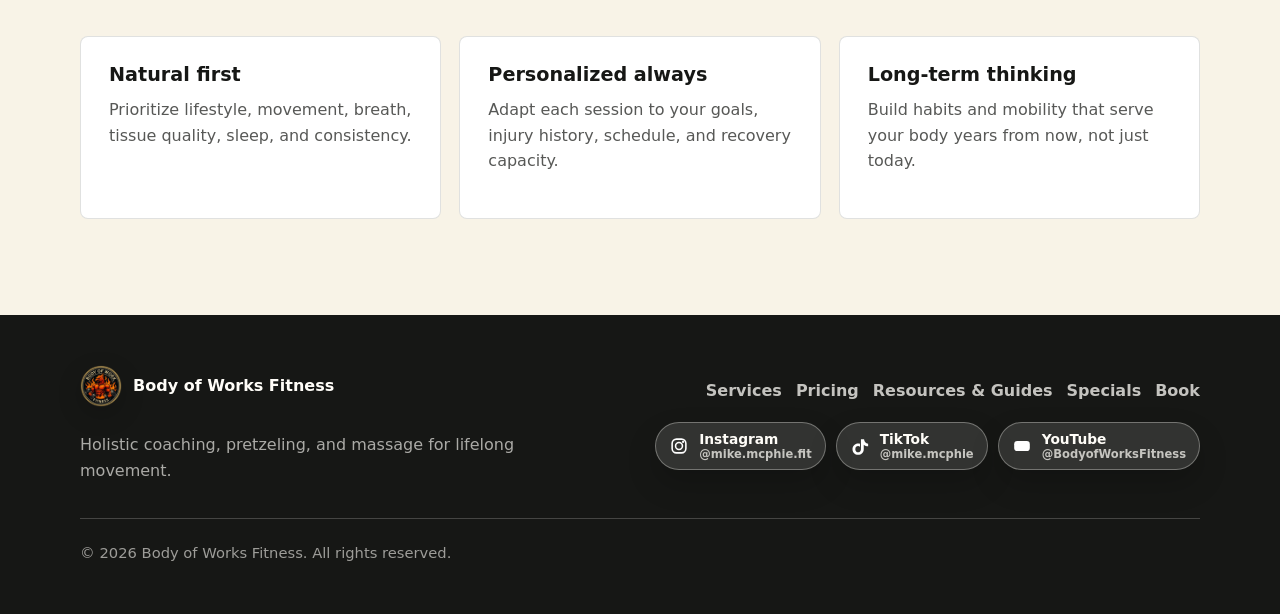
<file: about.html>
<!DOCTYPE html>
<html lang="en">
  <head>
    <meta charset="UTF-8" />
    <meta name="viewport" content="width=device-width, initial-scale=1.0" />
    <meta
      name="description"
      content="Meet the Body of Works Fitness coach and learn the natural longevity philosophy behind the practice."
    />
    <title>About | Body of Works Fitness</title>
    <link rel="canonical" href="https://bodyofworksfitness.com/about.html" />
    <link rel="icon" href="assets/images/body-of-work-logo-small.png" type="image/png" />
    <link rel="stylesheet" href="css/styles.css?v=20261029-privacy" />
  </head>
  <body class="page">
    <a class="skip-link" href="#main-content">Skip to content</a>
    <header class="site-header" data-header>
      <a class="brand" href="index.html" aria-label="Body of Works Fitness home">
        <img class="brand-logo" src="assets/images/body-of-work-logo-small.png" alt="" />
        <span>Body of Works Fitness</span>
      </a>
      <button class="nav-toggle" type="button" aria-label="Open navigation" aria-expanded="false" aria-controls="primary-navigation" data-nav-toggle>
        <span></span>
        <span></span>
      </button>
      <nav class="site-nav" id="primary-navigation" aria-label="Main navigation" data-nav>
        <a href="index.html">Home</a>
        <a href="about.html" aria-current="page">About</a>
        <a href="index.html#services">Services</a>
        <a href="index.html#pricing">Pricing</a>
        <a href="resources.html">Resources</a>
        <a class="specials-nav-link" href="promotions.html" data-promo-open>Specials</a>
        <a class="nav-cta" href="index.html#book-call">Book an Appointment</a>
      </nav>
    </header>

    <main id="main-content">
      <section class="page-hero">
        <div class="shell page-hero-grid">
          <div>
            <p class="eyebrow">About the practice</p>
            <h1>Longevity care that feels precise, natural, and deeply personal.</h1>
            <a class="button button-primary" href="index.html?service=1%3A1%20Coaching#book-call">Book Free Coaching Call</a>
          </div>
          <p>
            This practice was designed for clients who want a grounded, all-natural path to better
            movement. The work combines coaching, hands-on recovery, and practical rituals that
            support the body for the long run.
          </p>
        </div>
      </section>

      <section class="section split-section">
        <div class="shell split-grid reverse">
          <div class="image-panel">
            <img src="assets/images/about-coach.webp" alt="Body of Works Fitness coach in a gym setting" loading="lazy" />
          </div>
          <div class="split-copy">
            <p class="eyebrow">The philosophy</p>
            <h2>Train for capacity, recover for longevity.</h2>
            <p>
              The body adapts best when strength, mobility, nervous system recovery, and soft tissue
              care are treated as one connected system. Sessions are calm, intentional, and
              practical enough to carry into daily life.
            </p>
            <p>
              Whether you are returning to movement, preparing for an event, or maintaining an
              active life, the goal is the same: more freedom, less restriction, and a body you can
              trust.
            </p>
            <a class="button button-primary" href="index.html?service=1%3A1%20Coaching#book-call">Book Free Coaching Call</a>
          </div>
        </div>
      </section>

      <section class="section values-section">
        <div class="shell section-heading">
          <p class="eyebrow">What guides the work</p>
          <h2>A clear standard for care.</h2>
        </div>
        <div class="shell values-grid">
          <article>
            <h3>Natural first</h3>
            <p>Prioritize lifestyle, movement, breath, tissue quality, sleep, and consistency.</p>
          </article>
          <article>
            <h3>Personalized always</h3>
            <p>Adapt each session to your goals, injury history, schedule, and recovery capacity.</p>
          </article>
          <article>
            <h3>Long-term thinking</h3>
            <p>Build habits and mobility that serve your body years from now, not just today.</p>
          </article>
        </div>
      </section>
    </main>

    <button class="floating-review-button" type="button" data-review-open aria-label="Leave a review">
      <span aria-hidden="true">★★★★★</span>
      Leave a Review
    </button>

    <noscript><p class="shell form-note">Please enable JavaScript to leave a review. Existing client reviews are available on the homepage.</p></noscript>
    <dialog class="review-dialog" data-review-dialog aria-labelledby="review-title" aria-describedby="review-public-note">
      <form class="review-form" method="dialog" data-review-form>
        <button class="dialog-close" type="button" data-review-close aria-label="Close review form">&times;</button>
        <input type="hidden" name="rating" value="5" data-review-rating-input />
        <p class="eyebrow">Leave a review</p>
        <h2 id="review-title"><span data-review-selected-rating>5</span>-star experience</h2>
        <div class="review-stars" role="group" aria-label="Choose your rating">
          <button type="button" data-review-rating-button="1" aria-label="1 star" aria-pressed="false">★</button>
          <button type="button" data-review-rating-button="2" aria-label="2 stars" aria-pressed="false">★</button>
          <button type="button" data-review-rating-button="3" aria-label="3 stars" aria-pressed="false">★</button>
          <button type="button" data-review-rating-button="4" aria-label="4 stars" aria-pressed="false">★</button>
          <button type="button" data-review-rating-button="5" aria-label="5 stars" aria-pressed="true">★</button>
        </div>
        <label>
          Public name
          <input name="name" type="text" maxlength="50" autocomplete="name" placeholder="Name shown with your review" required />
        </label>
        <label>
          Service
          <select name="service">
            <option>1:1 Coaching</option>
            <option>In-Person Training</option>
            <option>Pretzeling</option>
            <option>Massage</option>
            <option>Chair Massage</option>
            <option>General experience</option>
          </select>
        </label>
        <label>
          Review
          <textarea name="review" rows="4" maxlength="1800" placeholder="Tell others about your experience" aria-describedby="review-offer-note" required></textarea>
        </label>
        <label class="review-honeypot" aria-hidden="true">Leave this empty<input name="website" tabindex="-1" autocomplete="off" /></label>
        <p class="form-note" id="review-public-note">Your name, rating, service, and review will be public. Please leave out private health details or contact information. Reviews publish automatically; no email verification is required. Mike may receive an informational notice after publication.</p>
        <p class="review-offer-note" id="review-offer-note">Honest reviews of every rating are eligible for 30 additional minutes of table massage. We add a business disclosure of this offer to your public review. One promotion per session. Arrange bonus appointment time with Mike before booking.</p>
        <label class="review-consent"><input name="consent" type="checkbox" required /> I agree to publish my review and public name on this website.</label>
        <button class="button button-primary" type="submit" data-review-submit disabled>Publish Review</button>
        <p class="form-note" role="status" aria-live="polite" aria-atomic="true" data-review-status>Online review submission is being connected. Please try again later.</p>
        <a href="index.html#testimonials" data-review-success-link hidden>View the review wall</a>
      </form>
    </dialog>

    <footer class="site-footer">
      <div class="shell footer-grid">
        <div>
          <a class="brand" href="index.html">
            <img class="brand-logo" src="assets/images/body-of-work-logo-small.png" alt="" />
            <span>Body of Works Fitness</span>
          </a>
          <p>Holistic coaching, pretzeling, and massage for lifelong movement.</p>
        </div>
        <div class="footer-actions">
          <div class="footer-links">
            <a href="index.html#services">Services</a>
            <a href="index.html#pricing">Pricing</a>
            <a href="resources.html">Resources &amp; Guides</a>
            <a href="promotions.html">Specials</a>
            <a href="index.html#book-call">Book</a>
          </div>
          <div class="social-links" aria-label="Social links">
            <a href="https://www.instagram.com/mike.mcphie.fit/" target="_blank" rel="noreferrer" aria-label="Instagram">
              <img src="assets/images/icon-instagram.svg" alt="" />
              <span>Instagram <small>@mike.mcphie.fit</small></span>
            </a>
            <a href="https://www.tiktok.com/@mike.mcphie" target="_blank" rel="noreferrer" aria-label="TikTok">
              <img src="assets/images/icon-tiktok.svg" alt="" />
              <span>TikTok <small>@mike.mcphie</small></span>
            </a>
            <a href="https://www.youtube.com/@BodyofWorksFitness" target="_blank" rel="noreferrer" aria-label="YouTube">
              <img src="assets/images/icon-youtube.svg" alt="" />
              <span>YouTube <small>@BodyofWorksFitness</small></span>
            </a>
          </div>
        </div>
      </div>
      <div class="shell copyright">
        <span>&copy; 2026 Body of Works Fitness. All rights reserved.</span>
      </div>
    </footer>
    <script src="js/booking-model.js?v=20261029-privacy"></script>
    <script src="js/main.js?v=20261029-privacy"></script>
    <script src="js/review-config.js?v=20261029-privacy"></script>
    <script src="js/review-incentive.js?v=20261029-privacy"></script>
    <script src="js/reviews.js?v=20261029-privacy"></script>
    <script src="js/promotions-data.js?v=20261029-bundle-label"></script>
    <script src="js/promotions.js?v=20261029-privacy"></script>
  </body>
</html>
</file>
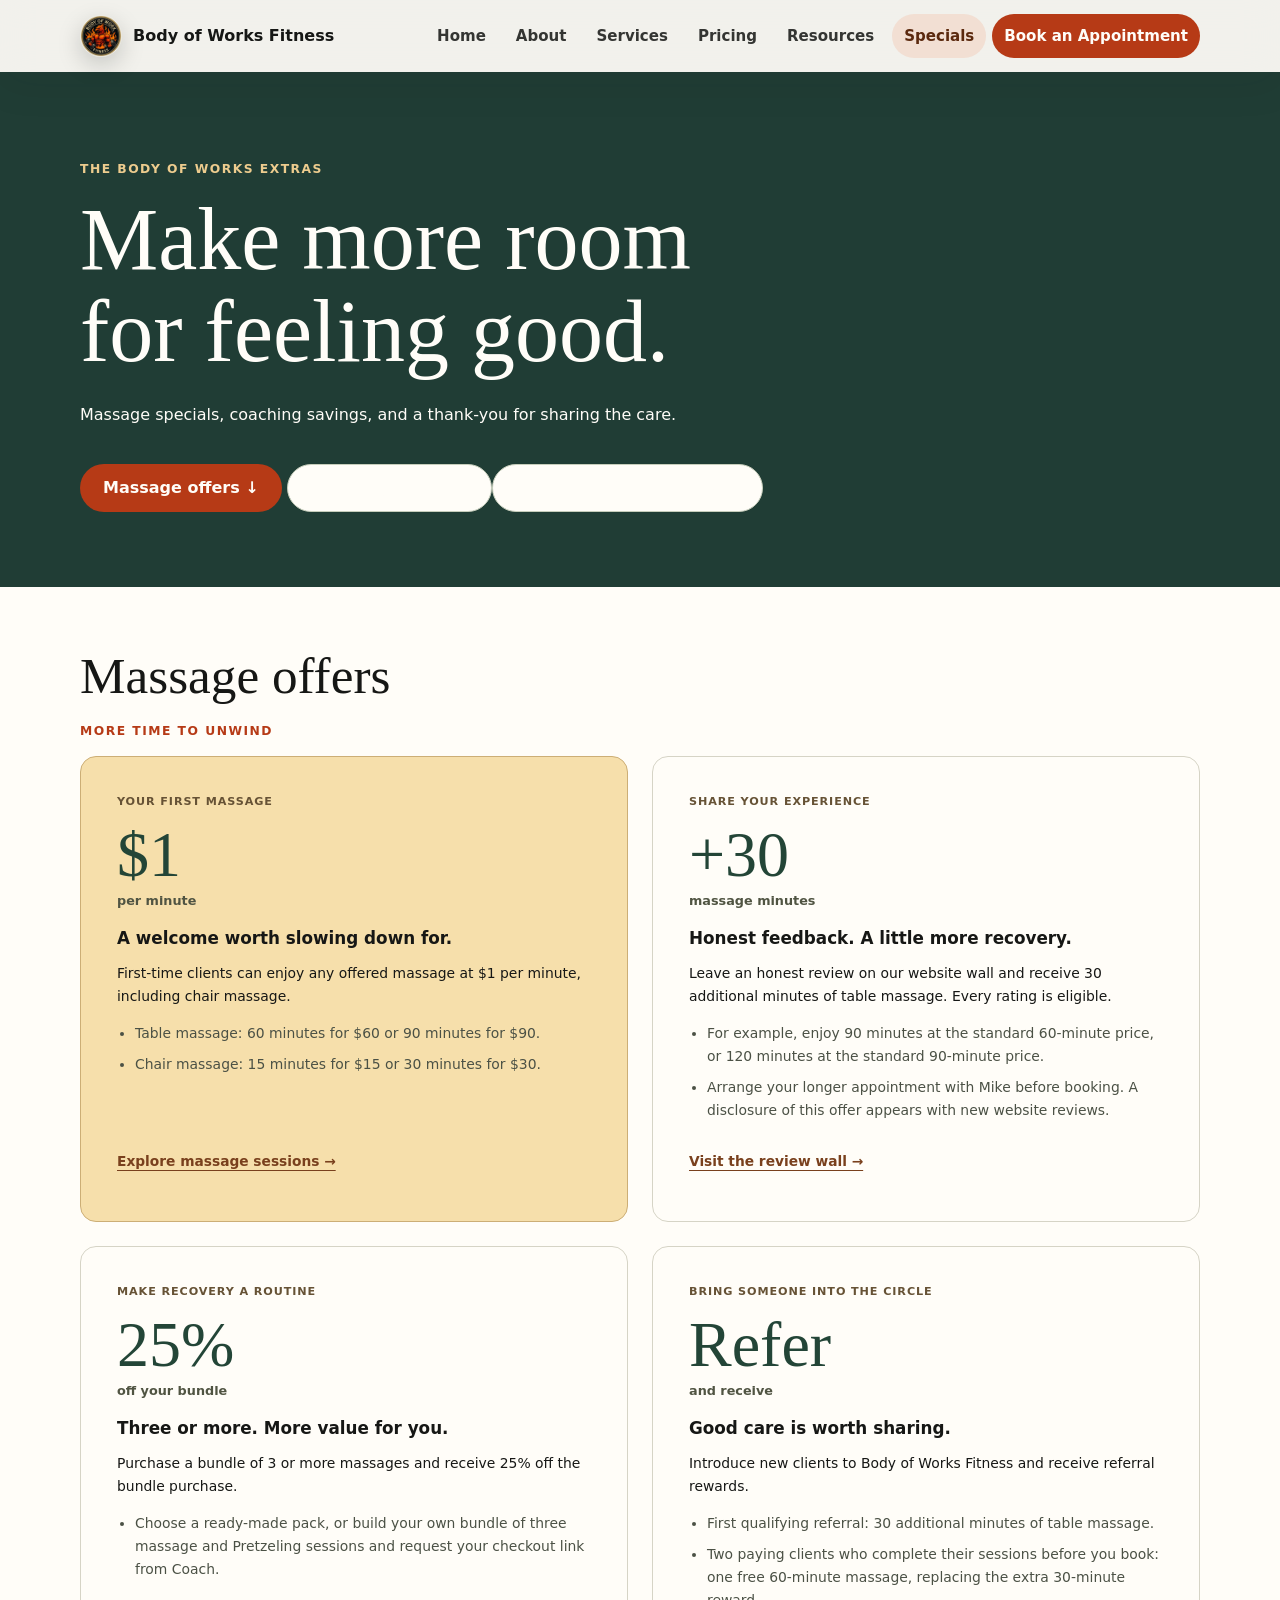
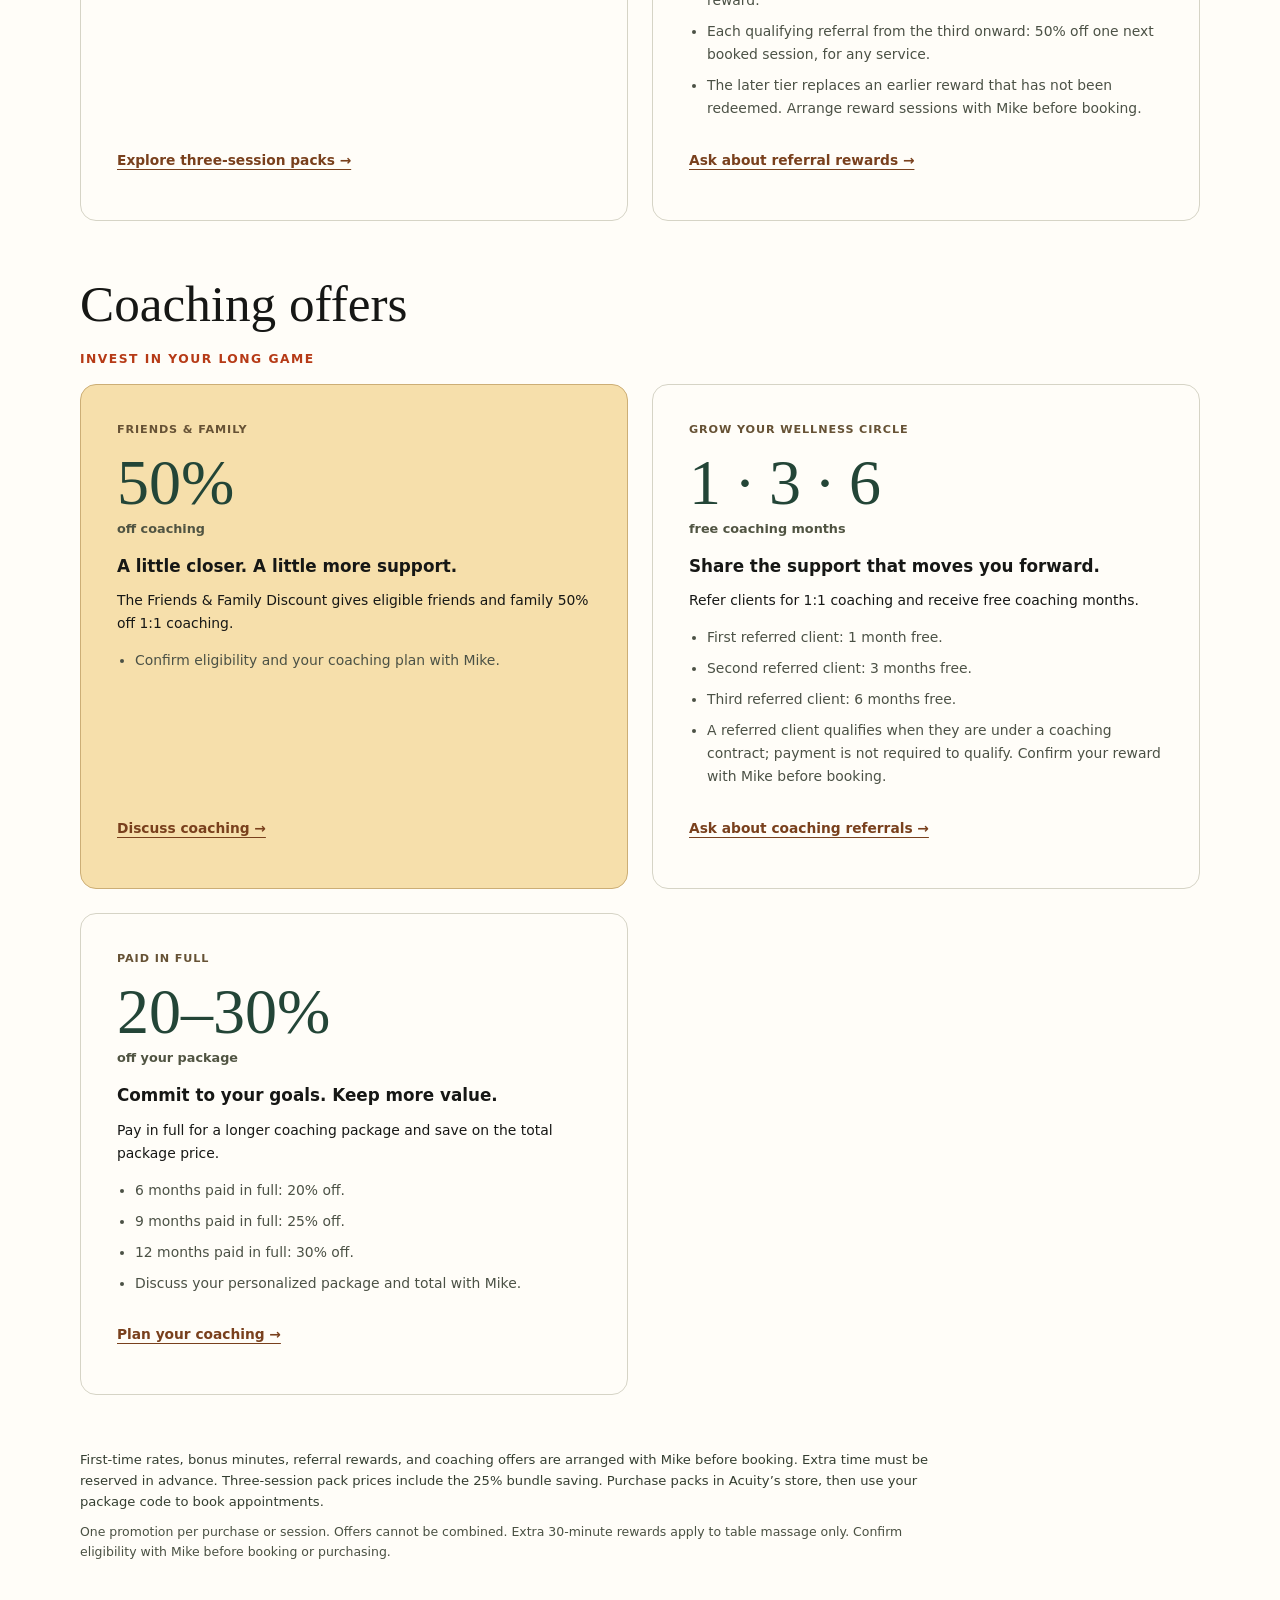
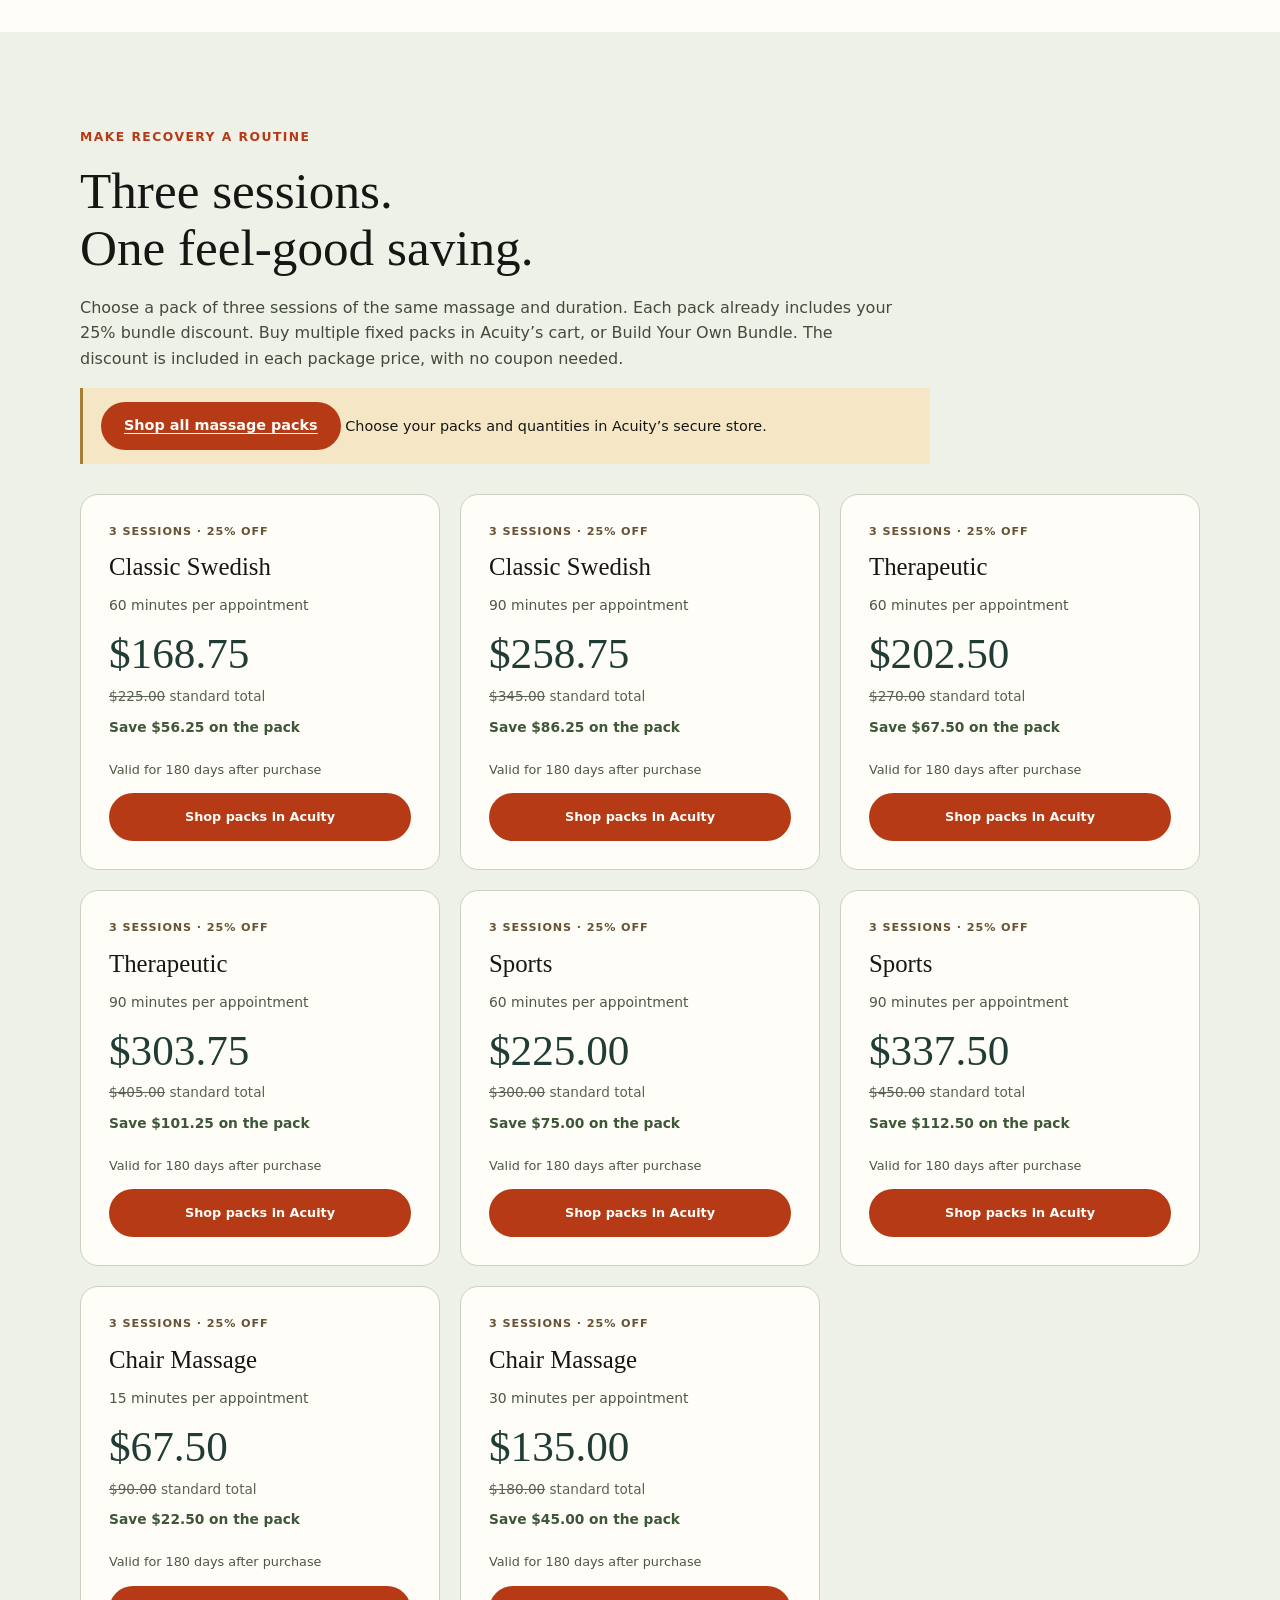
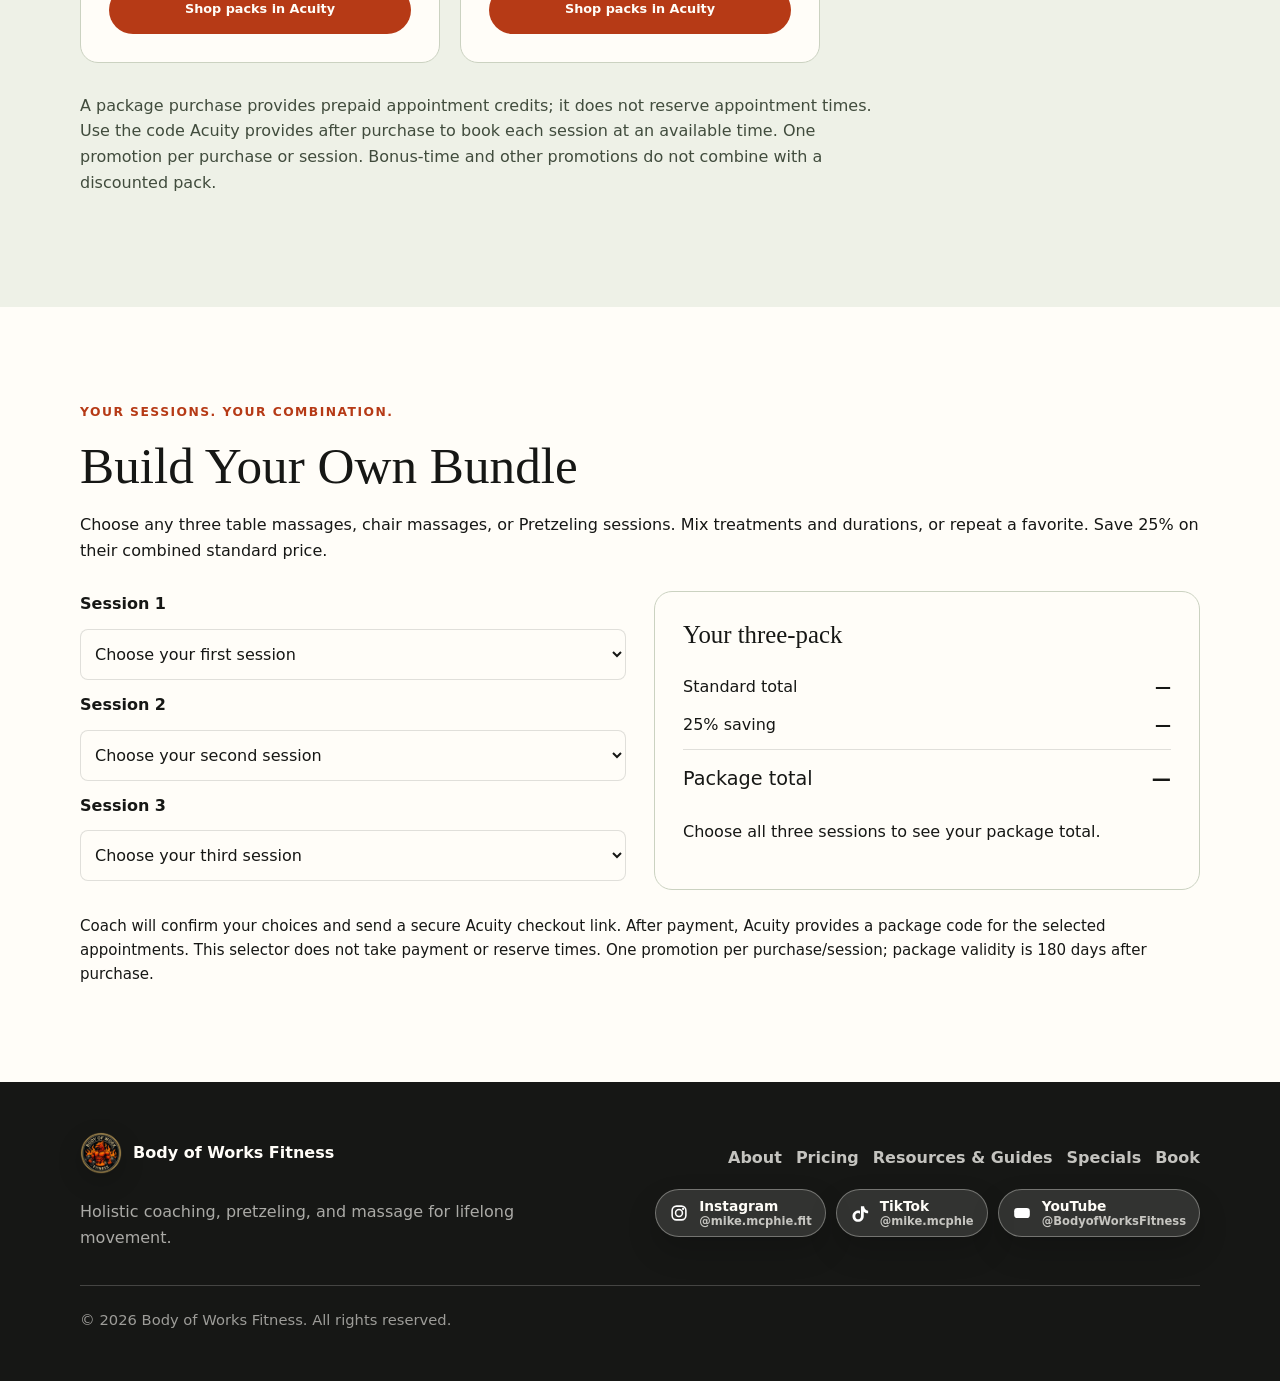
<file: promotions.html>
<!DOCTYPE html>
<html lang="en">
  <head>
    <meta charset="UTF-8" />
    <meta name="viewport" content="width=device-width, initial-scale=1.0" />
    <meta
      name="description"
      content="Explore first-time massage rates, massage bundles, review and referral rewards, and coaching specials at Body of Works Fitness in Moore, Oklahoma."
    />
    <title>Massage &amp; Coaching Specials | Body of Works Fitness</title>
    <link rel="canonical" href="https://bodyofworksfitness.com/promotions.html" />
    <link rel="icon" href="assets/images/body-of-work-logo-small.png" type="image/png" />
    <link rel="stylesheet" href="css/styles.css?v=20261029-privacy" />
  </head>
  <body class="promotions-page">
    <a class="skip-link" href="#main-content">Skip to content</a>
    <header class="site-header" data-header>
      <a class="brand" href="index.html" aria-label="Body of Works Fitness home">
        <img class="brand-logo" src="assets/images/body-of-work-logo-small.png" alt="" />
        <span>Body of Works Fitness</span>
      </a>
      <button class="nav-toggle" type="button" aria-label="Open navigation" aria-expanded="false" aria-controls="primary-navigation" data-nav-toggle>
        <span></span>
        <span></span>
      </button>
      <nav class="site-nav" id="primary-navigation" aria-label="Main navigation" data-nav>
        <a href="index.html">Home</a>
        <a href="about.html">About</a>
        <a href="index.html#services">Services</a>
        <a href="index.html#pricing">Pricing</a>
        <a href="resources.html">Resources</a>
        <a class="specials-nav-link" href="promotions.html" aria-current="page">Specials</a>
        <a class="nav-cta" href="index.html#book-call">Book an Appointment</a>
      </nav>
    </header>

    <main id="main-content">
      <section class="page-hero specials-page-hero"><div class="shell"><p class="eyebrow">The Body of Works extras</p><h1>Make more room<br />for feeling good.</h1><p>Massage specials, coaching savings, and a thank-you for sharing the care.</p><a class="button button-primary" href="#massage">Massage offers ↓</a> <a class="button button-secondary" href="#coaching">Coaching offers ↓</a><a class="button button-secondary" href="#mixed-bundle">Build Your Own Bundle ↓</a></div></section>
      <div class="shell all-specials" data-offers-page><section class="offers-page-group" id="massage"><h2>Massage offers</h2></section><section class="offers-page-group" id="coaching"><h2>Coaching offers</h2></section></div>
      <section class="section bundle-section" id="massage-bundles"><div class="shell"><p class="eyebrow">Make recovery a routine</p><h2>Three sessions.<br />One feel-good saving.</h2><p class="bundle-intro">Choose a pack of three sessions of the same massage and duration. Each pack already includes your 25% bundle discount. Buy multiple fixed packs in Acuity’s cart, or <a href="#mixed-bundle">Build Your Own Bundle</a>. The discount is included in each package price, with no coupon needed.</p><p class="bundle-activation-note" role="note"><a class="button button-primary" href="https://app.acuityscheduling.com/catalog.php?owner=40726953">Shop all massage packs</a> Choose your packs and quantities in Acuity’s secure store.</p><div class="bundles-grid" data-massage-bundles></div><p class="bundle-intro">A package purchase provides prepaid appointment credits; it does not reserve appointment times. Use the code Acuity provides after purchase to book each session at an available time. One promotion per purchase or session. Bonus-time and other promotions do not combine with a discounted pack.</p></div></section>
      <section class="section shell" id="mixed-bundle" data-mixed-bundle>
        <p class="eyebrow">Your sessions. Your combination.</p><h2>Build Your Own Bundle</h2>
        <p>Choose any three table massages, chair massages, or Pretzeling sessions. Mix treatments and durations, or repeat a favorite. Save 25% on their combined standard price.</p>
        <div class="mixed-builder"><div class="mixed-fields">
          <label for="mixed-session-1">Session 1</label><select id="mixed-session-1"><option value="">Choose your first session</option></select>
          <label for="mixed-session-2">Session 2</label><select id="mixed-session-2"><option value="">Choose your second session</option></select>
          <label for="mixed-session-3">Session 3</label><select id="mixed-session-3"><option value="">Choose your third session</option></select>
        </div><div class="bundle-card"><h3>Your three-pack</h3><dl class="mixed-totals"><div><dt>Standard total</dt><dd data-mixed-total="standardCents">—</dd></div><div><dt>25% saving</dt><dd data-mixed-total="savingsCents">—</dd></div><div><dt>Package total</dt><dd data-mixed-total="totalCents">—</dd></div></dl>
          <p role="status" aria-live="polite" data-mixed-status>Choose all three sessions to see your package total.</p>
          <a class="button button-primary" data-mixed-request hidden>Request checkout link from Coach</a>
        </div></div>
        <p class="form-note">Coach will confirm your choices and send a secure Acuity checkout link. After payment, Acuity provides a package code for the selected appointments. This selector does not take payment or reserve times. One promotion per purchase/session; package validity is 180 days after purchase.</p>
        <noscript><p>Please contact Coach with your three chosen services and durations to request a mixed-pack checkout link.</p></noscript>
      </section>
      <noscript><section class="section shell"><h2>Ask about the current specials</h2><p>Massage and coaching offers include first-time massage rates, bundles, honest-review and referral rewards, friends-and-family coaching savings, and paid-in-full coaching packages.</p><p>Please enable JavaScript to see all offer details, or email Mike to confirm eligibility, pricing and the correct appointment length. One promotion per purchase or session. Extra massage time must be arranged before booking.</p><a class="text-link" href="mailto:imagin8it.home@gmail.com">Email Mike about a special</a></section></noscript>
    </main>
    <footer class="site-footer">
      <div class="shell footer-grid">
        <div>
          <a class="brand" href="index.html">
            <img class="brand-logo" src="assets/images/body-of-work-logo-small.png" alt="" />
            <span>Body of Works Fitness</span>
          </a>
          <p>Holistic coaching, pretzeling, and massage for lifelong movement.</p>
        </div>
        <div class="footer-actions">
          <div class="footer-links">
            <a href="about.html">About</a>
            <a href="index.html#pricing">Pricing</a>
            <a href="resources.html">Resources &amp; Guides</a>
            <a href="promotions.html">Specials</a>
            <a href="index.html#book-call">Book</a>
          </div>
          <div class="social-links" aria-label="Social links">
            <a href="https://www.instagram.com/mike.mcphie.fit/" target="_blank" rel="noreferrer" aria-label="Instagram">
              <img src="assets/images/icon-instagram.svg" alt="" />
              <span>Instagram <small>@mike.mcphie.fit</small></span>
            </a>
            <a href="https://www.tiktok.com/@mike.mcphie" target="_blank" rel="noreferrer" aria-label="TikTok">
              <img src="assets/images/icon-tiktok.svg" alt="" />
              <span>TikTok <small>@mike.mcphie</small></span>
            </a>
            <a href="https://www.youtube.com/@BodyofWorksFitness" target="_blank" rel="noreferrer" aria-label="YouTube">
              <img src="assets/images/icon-youtube.svg" alt="" />
              <span>YouTube <small>@BodyofWorksFitness</small></span>
            </a>
          </div>
        </div>
      </div>
      <div class="shell copyright">
        <span>&copy; 2026 Body of Works Fitness. All rights reserved.</span>
      </div>
    </footer>
    <script src="js/booking-model.js?v=20261029-privacy"></script>
    <script src="js/main.js?v=20261029-privacy"></script>
    <script src="js/massage-bundles.js?v=20261029-privacy"></script>
    <script src="js/bundles.js?v=20261029-privacy"></script>
    <script src="js/mixed-bundles.js?v=20261029-privacy"></script>
    <script src="js/mixed-bundle-ui.js?v=20261029-privacy"></script>
    <script src="js/promotions-data.js?v=20261029-bundle-label"></script>
    <script src="js/promotions.js?v=20261029-privacy"></script>
  </body>
</html>
</file>
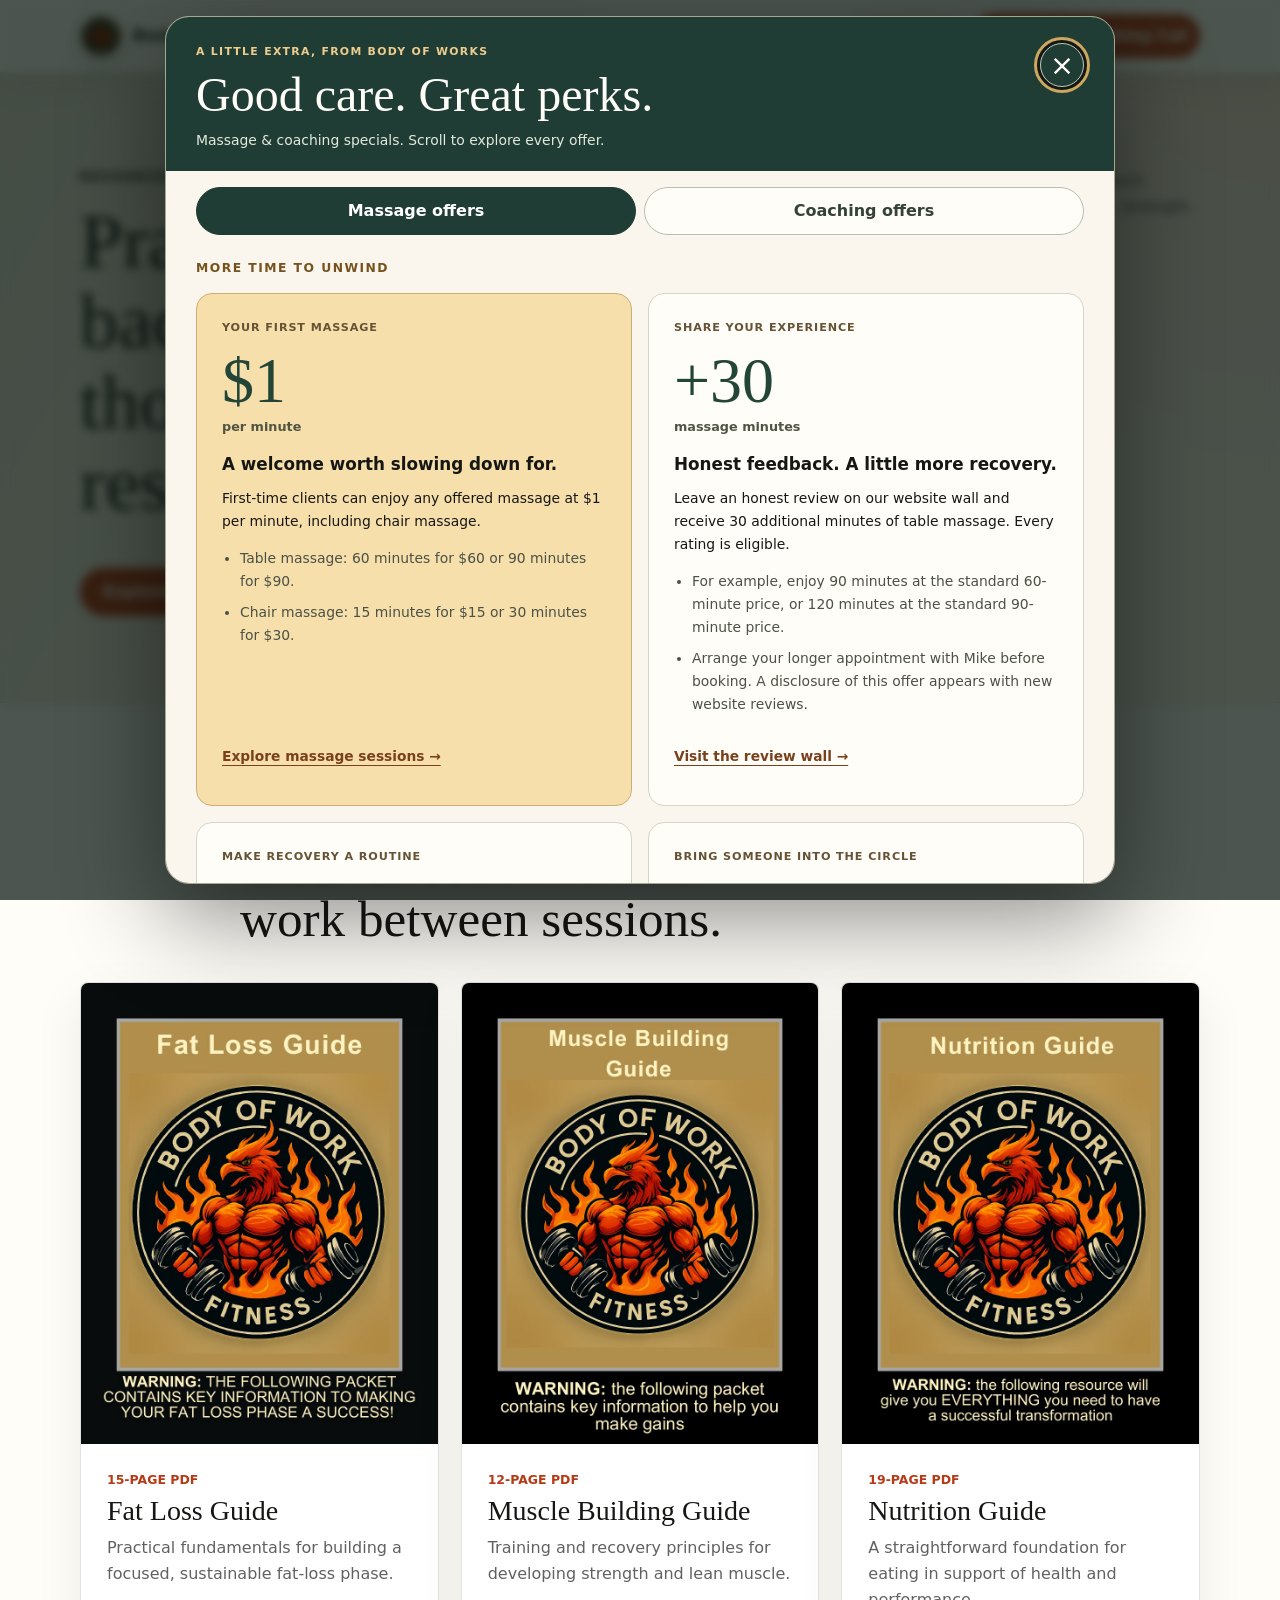
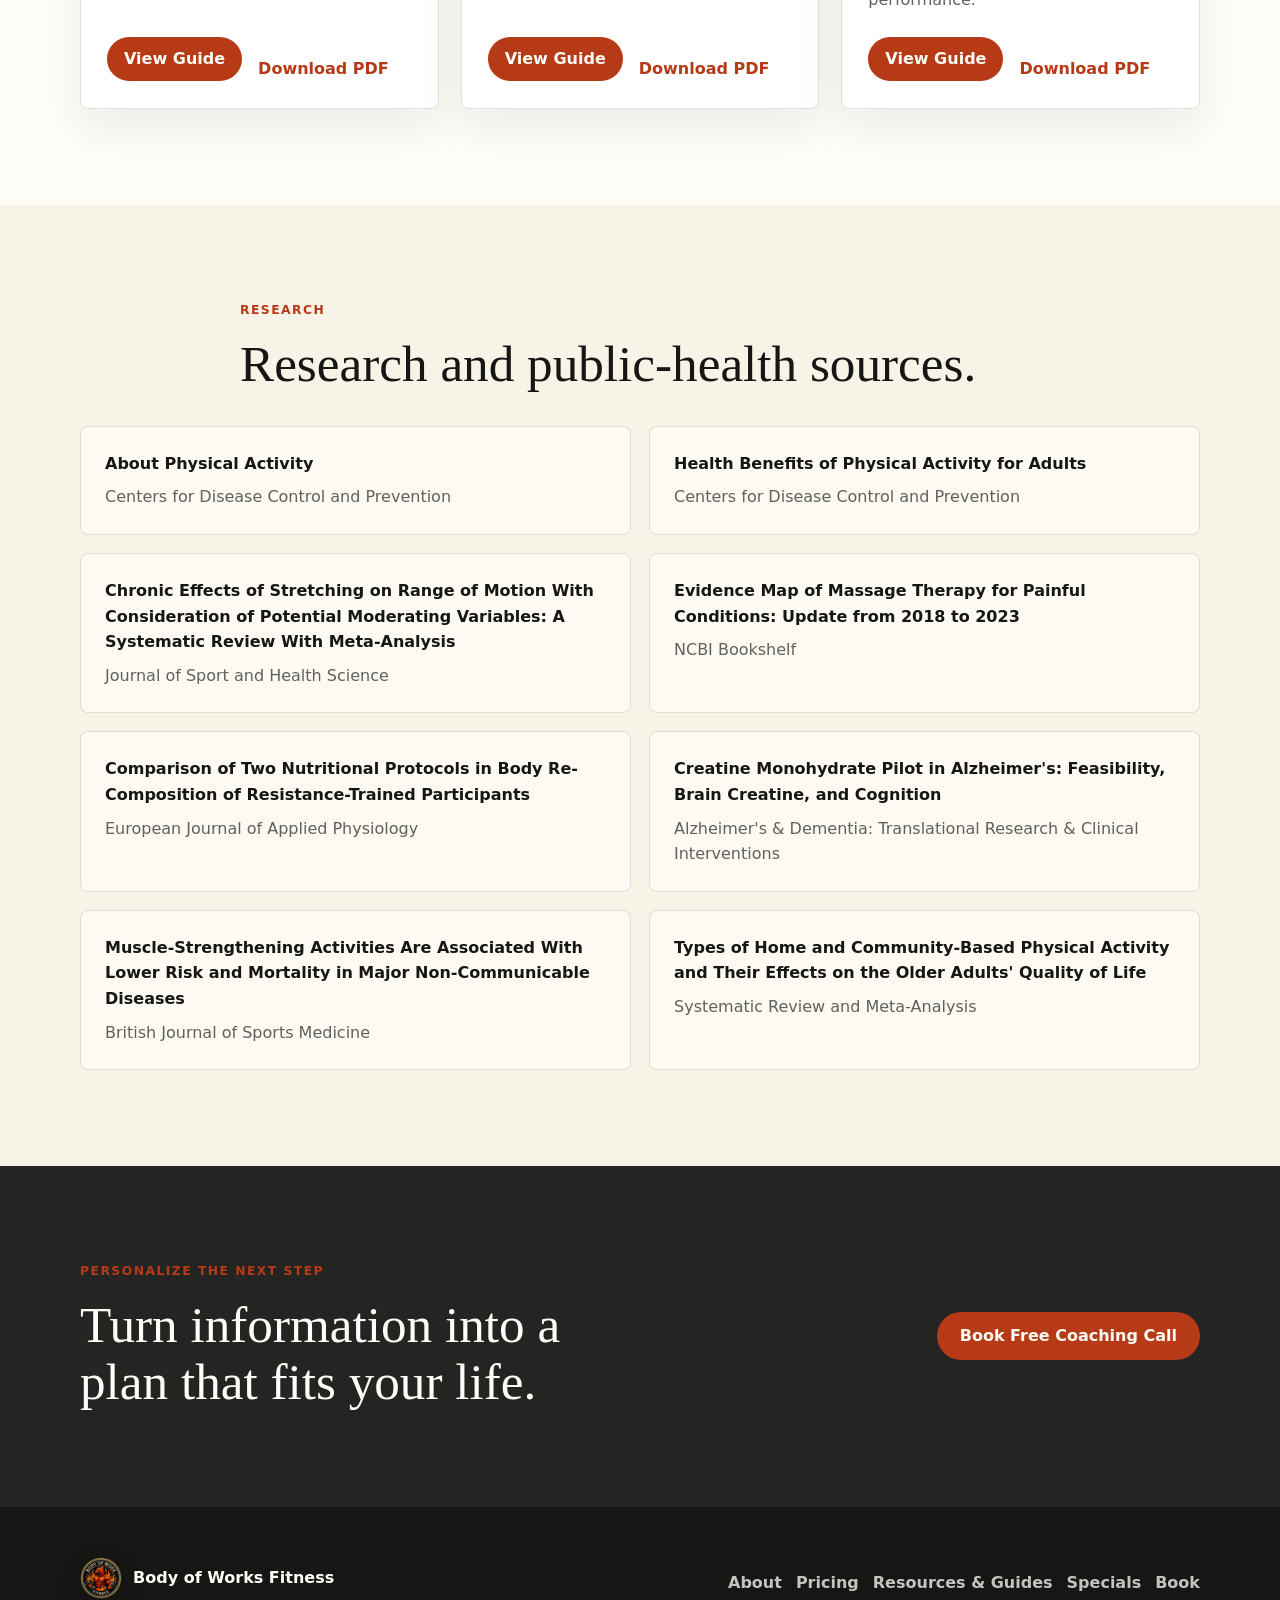
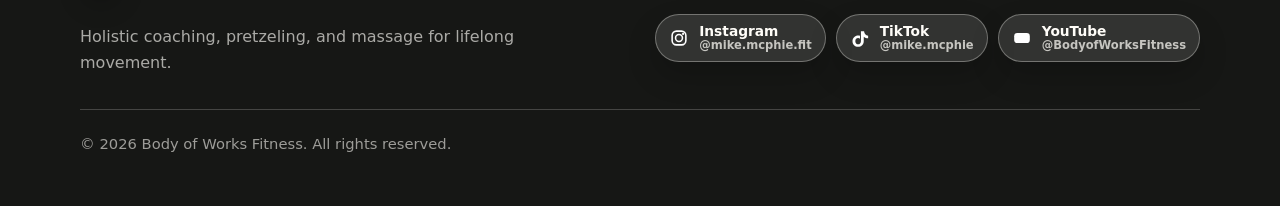
<file: resources.html>
<!DOCTYPE html>
<html lang="en">
  <head>
    <meta charset="UTF-8" />
    <meta name="viewport" content="width=device-width, initial-scale=1.0" />
    <meta
      name="description"
      content="Body of Works Fitness guides and research for strength, nutrition, mobility, recovery, and longevity."
    />
    <title>Resources &amp; Guides | Body of Works Fitness</title>
    <link rel="canonical" href="https://bodyofworksfitness.com/resources.html" />
    <link rel="icon" href="assets/images/body-of-work-logo-small.png" type="image/png" />
    <link rel="stylesheet" href="css/styles.css?v=20261029-privacy" />
  </head>
  <body class="page resources-page">
    <a class="skip-link" href="#main-content">Skip to content</a>
    <header class="site-header" data-header>
      <a class="brand" href="index.html" aria-label="Body of Works Fitness home">
        <img class="brand-logo" src="assets/images/body-of-work-logo-small.png" alt="" />
        <span>Body of Works Fitness</span>
      </a>
      <button class="nav-toggle" type="button" aria-label="Open navigation" aria-expanded="false" aria-controls="primary-navigation" data-nav-toggle>
        <span></span>
        <span></span>
      </button>
      <nav class="site-nav" id="primary-navigation" aria-label="Main navigation" data-nav>
        <a href="index.html">Home</a>
        <a href="about.html">About</a>
        <a href="index.html#services">Services</a>
        <a href="index.html#pricing">Pricing</a>
        <a href="resources.html" aria-current="page">Resources</a>
        <a class="nav-cta" href="index.html?service=1%3A1%20Coaching#book-call" data-book-service="1:1 Coaching">Book Free Coaching Call</a>
      </nav>
    </header>

    <main id="main-content">
      <section class="page-hero resources-hero">
        <div class="shell page-hero-grid">
          <div>
            <p class="eyebrow">Resources &amp; Guides</p>
            <h1>Practical tools backed by thoughtful research.</h1>
            <a class="button button-primary" href="#guides">Explore the Guides</a>
          </div>
          <p>
            Use these Body of Works Fitness guides and trusted research sources to make more
            informed decisions about nutrition, strength, mobility, recovery, and lifelong health.
          </p>
        </div>
      </section>

      <section class="section guides-section" id="guides">
        <div class="shell section-heading">
          <p class="eyebrow">Guides</p>
          <h2>Clear direction for the work between sessions.</h2>
        </div>
        <div class="shell guide-grid">
          <article class="guide-card">
            <a class="guide-cover" href="assets/guides/bow-fat-loss-guide.pdf" target="_blank" rel="noopener">
              <img src="assets/images/guides/fat-loss-guide-cover.jpg" alt="Body of Works Fitness Fat Loss Guide cover" loading="lazy" />
            </a>
            <div class="guide-card-copy">
              <p class="resource-type">15-page PDF</p>
              <h3>Fat Loss Guide</h3>
              <p>Practical fundamentals for building a focused, sustainable fat-loss phase.</p>
              <div class="guide-actions">
                <a class="button button-primary" href="assets/guides/bow-fat-loss-guide.pdf" target="_blank" rel="noopener">View Guide</a>
                <a class="text-link" href="assets/guides/bow-fat-loss-guide.pdf" download>Download PDF</a>
              </div>
            </div>
          </article>

          <article class="guide-card">
            <a class="guide-cover" href="assets/guides/bow-muscle-building-guide.pdf" target="_blank" rel="noopener">
              <img src="assets/images/guides/muscle-building-guide-cover.jpg" alt="Body of Works Fitness Muscle Building Guide cover" loading="lazy" />
            </a>
            <div class="guide-card-copy">
              <p class="resource-type">12-page PDF</p>
              <h3>Muscle Building Guide</h3>
              <p>Training and recovery principles for developing strength and lean muscle.</p>
              <div class="guide-actions">
                <a class="button button-primary" href="assets/guides/bow-muscle-building-guide.pdf" target="_blank" rel="noopener">View Guide</a>
                <a class="text-link" href="assets/guides/bow-muscle-building-guide.pdf" download>Download PDF</a>
              </div>
            </div>
          </article>

          <article class="guide-card">
            <a class="guide-cover" href="assets/guides/bow-nutrition-guide.pdf" target="_blank" rel="noopener">
              <img src="assets/images/guides/nutrition-guide-cover.jpg" alt="Body of Works Fitness Nutrition Guide cover" loading="lazy" />
            </a>
            <div class="guide-card-copy">
              <p class="resource-type">19-page PDF</p>
              <h3>Nutrition Guide</h3>
              <p>A straightforward foundation for eating in support of health and performance.</p>
              <div class="guide-actions">
                <a class="button button-primary" href="assets/guides/bow-nutrition-guide.pdf" target="_blank" rel="noopener">View Guide</a>
                <a class="text-link" href="assets/guides/bow-nutrition-guide.pdf" download>Download PDF</a>
              </div>
            </div>
          </article>
        </div>
      </section>

      <section class="section evidence-section" id="research">
        <div class="shell section-heading">
          <p class="eyebrow">Research</p>
          <h2>Research and public-health sources.</h2>
        </div>
        <div class="shell evidence-grid">
          <a href="https://www.cdc.gov/physicalactivity" target="_blank" rel="noreferrer">
            <strong>About Physical Activity</strong>
            <span>Centers for Disease Control and Prevention</span>
          </a>
          <a href="https://www.cdc.gov/physical-activity-basics/health-benefits/adults.html" target="_blank" rel="noreferrer">
            <strong>Health Benefits of Physical Activity for Adults</strong>
            <span>Centers for Disease Control and Prevention</span>
          </a>
          <a href="https://www.sciencedirect.com/science/article/pii/S2095254623000571" target="_blank" rel="noreferrer">
            <strong>Chronic Effects of Stretching on Range of Motion With Consideration of Potential Moderating Variables: A Systematic Review With Meta-Analysis</strong>
            <span>Journal of Sport and Health Science</span>
          </a>
          <a href="https://www.ncbi.nlm.nih.gov/books/NBK606161/?report=reader" target="_blank" rel="noreferrer">
            <strong>Evidence Map of Massage Therapy for Painful Conditions: Update from 2018 to 2023</strong>
            <span>NCBI Bookshelf</span>
          </a>
          <a href="https://link.springer.com/article/10.1007/s00421-026-06209-6" target="_blank" rel="noreferrer">
            <strong>Comparison of Two Nutritional Protocols in Body Re-Composition of Resistance-Trained Participants</strong>
            <span>European Journal of Applied Physiology</span>
          </a>
          <a href="https://alz-journals.onlinelibrary.wiley.com/doi/10.1002/trc2.70101" target="_blank" rel="noreferrer">
            <strong>Creatine Monohydrate Pilot in Alzheimer's: Feasibility, Brain Creatine, and Cognition</strong>
            <span>Alzheimer's &amp; Dementia: Translational Research &amp; Clinical Interventions</span>
          </a>
          <a href="https://bjsm.bmj.com/content/56/13/755" target="_blank" rel="noreferrer">
            <strong>Muscle-Strengthening Activities Are Associated With Lower Risk and Mortality in Major Non-Communicable Diseases</strong>
            <span>British Journal of Sports Medicine</span>
          </a>
          <a href="https://pubmed.ncbi.nlm.nih.gov/39023884/" target="_blank" rel="noreferrer">
            <strong>Types of Home and Community-Based Physical Activity and Their Effects on the Older Adults' Quality of Life</strong>
            <span>Systematic Review and Meta-Analysis</span>
          </a>
        </div>
      </section>

      <section class="section resources-cta-section">
        <div class="shell resources-cta">
          <div>
            <p class="eyebrow">Personalize the next step</p>
            <h2>Turn information into a plan that fits your life.</h2>
          </div>
          <a class="button button-primary" href="index.html?service=1%3A1%20Coaching#book-call" data-book-service="1:1 Coaching">Book Free Coaching Call</a>
        </div>
      </section>
    </main>

    <footer class="site-footer">
      <div class="shell footer-grid">
        <div>
          <a class="brand" href="index.html">
            <img class="brand-logo" src="assets/images/body-of-work-logo-small.png" alt="" />
            <span>Body of Works Fitness</span>
          </a>
          <p>Holistic coaching, pretzeling, and massage for lifelong movement.</p>
        </div>
        <div class="footer-actions">
          <div class="footer-links">
            <a href="about.html">About</a>
            <a href="index.html#pricing">Pricing</a>
            <a href="resources.html">Resources &amp; Guides</a>
            <a href="promotions.html">Specials</a>
            <a href="index.html#book-call">Book</a>
          </div>
          <div class="social-links" aria-label="Social links">
            <a href="https://www.instagram.com/mike.mcphie.fit/" target="_blank" rel="noreferrer" aria-label="Instagram">
              <img src="assets/images/icon-instagram.svg" alt="" />
              <span>Instagram <small>@mike.mcphie.fit</small></span>
            </a>
            <a href="https://www.tiktok.com/@mike.mcphie" target="_blank" rel="noreferrer" aria-label="TikTok">
              <img src="assets/images/icon-tiktok.svg" alt="" />
              <span>TikTok <small>@mike.mcphie</small></span>
            </a>
            <a href="https://www.youtube.com/@BodyofWorksFitness" target="_blank" rel="noreferrer" aria-label="YouTube">
              <img src="assets/images/icon-youtube.svg" alt="" />
              <span>YouTube <small>@BodyofWorksFitness</small></span>
            </a>
          </div>
        </div>
      </div>
      <div class="shell copyright">
        <span>&copy; 2026 Body of Works Fitness. All rights reserved.</span>
      </div>
    </footer>
    <script src="js/booking-model.js?v=20261029-privacy"></script>
    <script src="js/main.js?v=20261029-privacy"></script>
    <script src="js/promotions-data.js?v=20261029-bundle-label"></script>
    <script src="js/promotions.js?v=20261029-privacy"></script>
  </body>
</html>
</file>
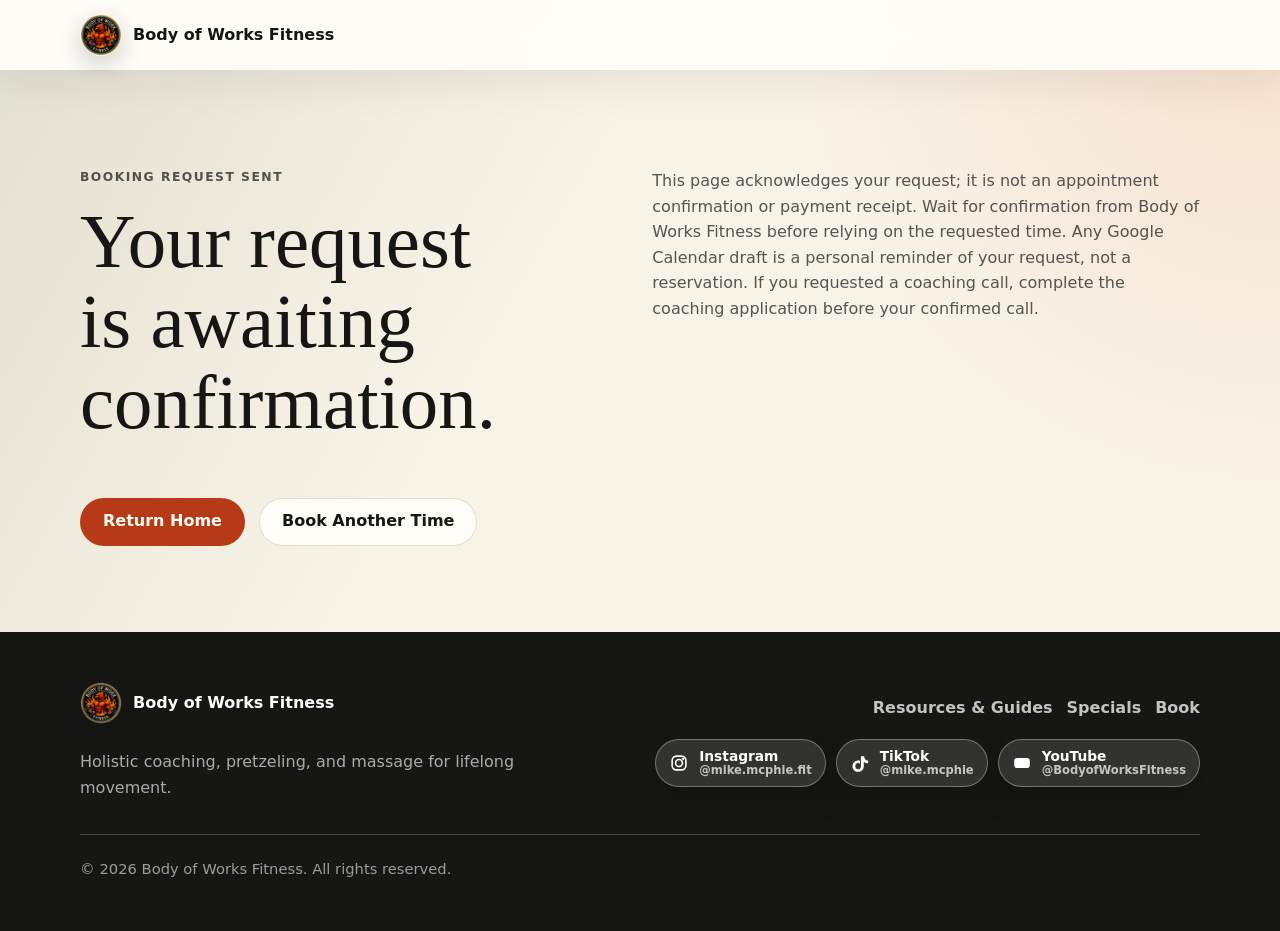
<file: thank-you.html>
<!DOCTYPE html>
<html lang="en">
  <head>
    <meta charset="UTF-8" />
    <meta name="viewport" content="width=device-width, initial-scale=1.0" />
    <title>Booking Request Sent | Body of Works Fitness</title>
    <link rel="canonical" href="https://bodyofworksfitness.com/thank-you.html" />
    <link rel="icon" href="assets/images/body-of-work-logo-small.png" type="image/png" />
    <link rel="stylesheet" href="css/styles.css?v=20261029-privacy" />
  </head>
  <body class="page thank-you">
    <header class="site-header is-scrolled">
      <a class="brand" href="index.html" aria-label="Body of Works Fitness home">
        <img class="brand-logo" src="assets/images/body-of-work-logo-small.png" alt="" />
        <span>Body of Works Fitness</span>
      </a>
    </header>
    <main>
      <section class="page-hero">
        <div class="shell page-hero-grid">
          <div>
            <p class="eyebrow">Booking request sent</p>
            <h1>Your request is awaiting confirmation.</h1>
            <div class="hero-actions">
              <a class="button button-primary" href="index.html">Return Home</a>
              <a class="button button-secondary" href="https://form.typeform.com/to/nYSQBHoF" target="_blank" rel="noopener" data-thankyou-application hidden>Complete Coaching Application</a>
              <a class="button button-secondary" href="index.html#book-call">Book Another Time</a>
            </div>
          </div>
          <p>
            This page acknowledges your request; it is not an appointment confirmation or payment receipt.
            Wait for confirmation from Body of Works Fitness before relying on the requested time.
            Any Google Calendar draft is a personal reminder of your request, not a reservation.
            If you requested a coaching call, complete the coaching application before your confirmed call.
          </p>
        </div>
      </section>
    </main>
    <footer class="site-footer">
      <div class="shell footer-grid">
        <div>
          <a class="brand" href="index.html">
            <img class="brand-logo" src="assets/images/body-of-work-logo-small.png" alt="" />
            <span>Body of Works Fitness</span>
          </a>
          <p>Holistic coaching, pretzeling, and massage for lifelong movement.</p>
        </div>
        <div class="footer-actions">
          <div class="footer-links">
            <a href="resources.html">Resources &amp; Guides</a>
            <a href="promotions.html">Specials</a>
            <a href="index.html#book-call">Book</a>
          </div>
          <div class="social-links" aria-label="Social links">
            <a href="https://www.instagram.com/mike.mcphie.fit/" target="_blank" rel="noreferrer" aria-label="Instagram">
              <img src="assets/images/icon-instagram.svg" alt="" />
              <span>Instagram <small>@mike.mcphie.fit</small></span>
            </a>
            <a href="https://www.tiktok.com/@mike.mcphie" target="_blank" rel="noreferrer" aria-label="TikTok">
              <img src="assets/images/icon-tiktok.svg" alt="" />
              <span>TikTok <small>@mike.mcphie</small></span>
            </a>
            <a href="https://www.youtube.com/@BodyofWorksFitness" target="_blank" rel="noreferrer" aria-label="YouTube">
              <img src="assets/images/icon-youtube.svg" alt="" />
              <span>YouTube <small>@BodyofWorksFitness</small></span>
            </a>
          </div>
        </div>
      </div>
      <div class="shell copyright">
        <span>&copy; 2026 Body of Works Fitness. All rights reserved.</span>
      </div>
    </footer>
    <script src="js/booking-model.js?v=20261029-privacy"></script>
    <script src="js/main.js?v=20261029-privacy"></script>
    <script src="js/promotions-data.js?v=20261029-bundle-label"></script>
    <script src="js/promotions.js?v=20261029-privacy"></script>
  </body>
</html>
</file>
<file: css/styles.css>
:root {
  --ink: #161715;
  --charcoal: #242523;
  --ember: #f05a24;
  --ember-dark: #b63a16;
  --gold: #caa85f;
  --olive: #6f7d5d;
  --sage: #dfe7da;
  --cream: #f8f3e7;
  --paper: #fffdf8;
  --line: rgba(22, 23, 21, 0.13);
  --soft-line: rgba(255, 253, 248, 0.2);
  --shadow: 0 22px 60px rgba(22, 23, 21, 0.14);
  --radius: 8px;
  --forest: #203d35;
}

* {
  box-sizing: border-box;
}

html {
  scroll-behavior: smooth;
  scroll-padding-top: 96px;
}

[hidden] {
  display: none !important;
}

.skip-link {
  position: fixed;
  z-index: 100;
  top: 8px;
  left: 8px;
  padding: 12px 18px;
  color: var(--paper);
  background: var(--ink);
  transform: translateY(-180%);
}

.skip-link:focus {
  transform: none;
}

a:focus-visible,
button:focus-visible,
select:focus-visible,
input:focus-visible,
textarea:focus-visible {
  outline: 3px solid var(--gold);
  outline-offset: 3px;
  box-shadow: 0 0 0 5px var(--ink);
}

body {
  margin: 0;
  font-family: Inter, ui-sans-serif, system-ui, -apple-system, BlinkMacSystemFont, "Segoe UI", sans-serif;
  color: var(--ink);
  background: var(--paper);
  line-height: 1.6;
}

img {
  display: block;
  max-width: 100%;
}

a {
  color: inherit;
  text-decoration: none;
}

button,
input,
select,
textarea {
  font: inherit;
}

.shell {
  width: min(1120px, calc(100% - 40px));
  margin-inline: auto;
}

.site-header {
  position: fixed;
  top: 0;
  left: 0;
  right: 0;
  z-index: 20;
  display: flex;
  align-items: center;
  justify-content: space-between;
  gap: 24px;
  padding: 14px max(20px, calc((100vw - 1120px) / 2));
  color: var(--paper);
  transition: background 180ms ease, color 180ms ease, box-shadow 180ms ease;
}

.site-header.is-scrolled,
.site-header.is-open,
body:not(.home) .site-header {
  color: var(--ink);
  background: rgba(255, 253, 248, 0.94);
  box-shadow: 0 12px 40px rgba(22, 23, 21, 0.08);
  backdrop-filter: blur(18px);
}

.brand {
  display: inline-flex;
  align-items: center;
  gap: 11px;
  min-width: 0;
  font-weight: 850;
  letter-spacing: 0;
}

.brand-logo {
  width: 42px;
  height: 42px;
  flex: 0 0 auto;
  border-radius: 50%;
  object-fit: cover;
  box-shadow: 0 8px 24px rgba(0, 0, 0, 0.18);
}

.site-nav {
  display: flex;
  align-items: center;
  gap: 6px;
}

.site-nav a {
  padding: 10px 12px;
  border-radius: 999px;
  font-size: 0.94rem;
  font-weight: 750;
  color: inherit;
  opacity: 0.86;
}

.site-nav a:hover,
.site-nav a[aria-current="page"] {
  background: rgba(255, 255, 255, 0.16);
  opacity: 1;
}

.site-header.is-scrolled .site-nav a:hover,
.site-header.is-scrolled .site-nav a[aria-current="page"],
.site-header.is-open .site-nav a:hover,
.site-header.is-open .site-nav a[aria-current="page"],
body:not(.home) .site-nav a:hover,
body:not(.home) .site-nav a[aria-current="page"] {
  background: rgba(240, 90, 36, 0.12);
}

.site-nav .nav-cta {
  color: var(--paper);
  background: var(--ember-dark);
  opacity: 1;
}

.site-nav .nav-cta:hover {
  background: var(--ember-dark);
}

.nav-toggle {
  display: none;
  width: 44px;
  height: 44px;
  border: 1px solid currentColor;
  border-radius: 50%;
  color: inherit;
  background: transparent;
  cursor: pointer;
}

.nav-toggle span {
  display: block;
  width: 18px;
  height: 2px;
  margin: 4px auto;
  border-radius: 4px;
  background: currentColor;
}

.hero {
  position: relative;
  min-height: 92vh;
  display: grid;
  align-items: end;
  overflow: hidden;
  background: #050505;
}

.hero-media,
.hero-video-backdrop,
.hero-video,
.hero-overlay {
  position: absolute;
  inset: 0;
}

.hero-media {
  background-image: url("../assets/images/brand-hero.webp");
  background-size: cover;
  background-position: center;
  transform: scale(1.01);
}

.hero-video-backdrop,
.hero-video {
  opacity: 0;
  backface-visibility: hidden;
  transition: opacity 700ms ease;
  will-change: opacity;
}

.hero-video-backdrop {
  width: 100%;
  height: 100%;
  filter: blur(6px) brightness(0.58) contrast(1.08) saturate(0.95);
  object-fit: cover;
  object-position: center 24%;
  background: #050505;
  transform: scale(1.02) translateZ(0);
}

.hero-video {
  width: 100%;
  height: 100%;
  filter: brightness(0.78) contrast(1.04) saturate(0.97);
  object-fit: contain;
  object-position: right center;
  transform: translateZ(0);
}

.hero.has-video .hero-video,
.hero.has-video .hero-video-backdrop {
  opacity: 1;
}

.hero.has-video .hero-media {
  opacity: 0;
}

.hero-overlay {
  background:
    linear-gradient(90deg, rgba(5, 5, 5, 0.9), rgba(5, 5, 5, 0.52) 54%, rgba(5, 5, 5, 0.28)),
    linear-gradient(0deg, rgba(5, 5, 5, 0.78), rgba(5, 5, 5, 0.14) 52%);
}

.hero-content {
  position: relative;
  z-index: 2;
  padding: 170px 0 86px;
  color: var(--paper);
}

.hero-lockup {
  display: flex;
  align-items: center;
  gap: 16px;
  margin-bottom: 18px;
}

.hero-lockup img {
  width: 78px;
  height: 78px;
  border-radius: 50%;
  box-shadow: 0 18px 44px rgba(0, 0, 0, 0.35);
}

.eyebrow {
  margin: 0 0 14px;
  color: var(--ember);
  font-size: 0.77rem;
  font-weight: 900;
  letter-spacing: 0.12em;
  text-transform: uppercase;
}

.hero .eyebrow,
.quote-band .eyebrow {
  color: var(--gold);
}

h1,
h2,
h3,
p {
  margin-top: 0;
}

h1,
h2,
h3 {
  line-height: 1.05;
  letter-spacing: 0;
}

h1 {
  max-width: 820px;
  margin-bottom: 24px;
  font-family: Georgia, "Times New Roman", serif;
  font-size: clamp(3.4rem, 8vw, 7.4rem);
  font-weight: 500;
}

h2 {
  margin-bottom: 18px;
  font-family: Georgia, "Times New Roman", serif;
  font-size: clamp(2.1rem, 4vw, 4.25rem);
  font-weight: 500;
}

h3 {
  margin-bottom: 12px;
  font-size: 1.2rem;
}

.hero-content p {
  max-width: 620px;
  font-size: clamp(1.05rem, 2vw, 1.28rem);
  color: rgba(255, 253, 248, 0.86);
}

.hero-actions {
  display: flex;
  flex-wrap: wrap;
  gap: 14px;
  margin-top: 34px;
}

.button {
  display: inline-flex;
  min-height: 48px;
  align-items: center;
  justify-content: center;
  border: 1px solid transparent;
  border-radius: 999px;
  padding: 12px 22px;
  font-weight: 850;
  line-height: 1;
  text-align: center;
  transition: transform 160ms ease, background 160ms ease, color 160ms ease;
}

.button:hover {
  transform: translateY(-2px);
}

.button-primary {
  color: var(--paper);
  background: var(--ember-dark);
}

.button-primary:hover {
  background: var(--ember-dark);
}

.button-secondary {
  color: var(--ink);
  border-color: var(--line);
  background: var(--paper);
}

.text-link {
  display: inline-flex;
  align-items: center;
  margin-top: 20px;
  color: var(--ember-dark);
  font-weight: 900;
}

.setmore-link {
  gap: 8px;
  vertical-align: middle;
  width: fit-content;
  border: 1px solid rgba(18, 63, 50, 0.18);
  border-radius: 999px;
  padding: 8px 12px 8px 15px;
  color: #123f32;
  background: #fff;
  box-shadow: 0 12px 28px rgba(18, 63, 50, 0.11);
}

.setmore-link span {
  color: #123f32;
  font-size: 0.92rem;
  font-weight: 900;
  line-height: 1;
  white-space: nowrap;
}

.setmore-link img {
  display: inline-block;
  width: 94px;
  height: auto;
  padding: 0;
  border-radius: 0;
  background: transparent;
  box-shadow: none;
}

.price-card .setmore-link img {
  width: 90px;
}

.section {
  padding: 96px 0;
}

.intro-band {
  background: var(--cream);
}

.intro-grid,
.page-hero-grid {
  display: grid;
  grid-template-columns: 0.95fr 1.05fr;
  gap: clamp(32px, 6vw, 80px);
  align-items: start;
}

.intro-grid p,
.page-hero-grid p,
.split-copy p,
.values-grid p,
.service-card p,
.service-row-copy p,
.price-card p,
.contact-form p,
.site-footer p {
  color: rgba(22, 23, 21, 0.72);
}

.section-heading {
  max-width: 800px;
  margin-bottom: 34px;
}

.evidence-grid a {
  border: 1px solid var(--line);
  border-radius: var(--radius);
  background: rgba(255, 253, 248, 0.72);
}

.evidence-grid strong,
.evidence-grid span {
  display: block;
}

.evidence-grid span {
  margin-top: 8px;
  color: rgba(22, 23, 21, 0.68);
}

.service-preview-grid,
.values-grid,
.pricing-grid {
  display: grid;
  grid-template-columns: repeat(3, minmax(0, 1fr));
  gap: 18px;
}

.service-card,
.values-grid article,
.price-card,
.testimonial-card,
.contact-form {
  border: 1px solid var(--line);
  border-radius: var(--radius);
  background: #ffffff;
}

.service-card,
.values-grid article,
.price-card,
.testimonial-card {
  padding: 28px;
}

.service-card {
  overflow: hidden;
}

.service-catalog-grid {
  display: grid;
  grid-template-columns: repeat(3, minmax(0, 1fr));
  gap: 24px;
}

.service-catalog-card {
  display: flex;
  min-width: 0;
  flex-direction: column;
  overflow: hidden;
  border: 1px solid var(--line);
  border-radius: var(--radius);
  background: #ffffff;
}

.service-catalog-image {
  width: 100%;
  height: auto;
  aspect-ratio: 4 / 3;
  object-fit: cover;
  background: var(--cream);
}

.service-catalog-copy {
  display: flex;
  flex: 1;
  flex-direction: column;
  align-items: flex-start;
  padding: 24px;
}

.service-training-image {
  object-position: right center;
}

.service-catalog-copy h3 {
  margin-bottom: 12px;
  font-family: Georgia, "Times New Roman", serif;
  font-size: 1.75rem;
  font-weight: 500;
  line-height: 1.2;
}

.service-catalog-copy p {
  color: rgba(22, 23, 21, 0.78);
}

.service-short-description {
  margin-top: 0;
  margin-bottom: 18px;
}

.service-description {
  width: 100%;
  margin-bottom: 20px;
}

.service-description summary {
  width: fit-content;
  padding-block: 5px;
  color: var(--ember-dark);
  font-weight: 700;
  cursor: pointer;
}

.service-description summary:focus-visible {
  outline: 3px solid var(--gold);
  outline-offset: 3px;
  box-shadow: 0 0 0 5px var(--ink);
}

.service-description p {
  margin-bottom: 0;
  font-size: 0.95rem;
}

.service-catalog-copy .service-session-line {
  margin-top: auto;
  margin-bottom: 16px;
  color: var(--ink);
  font-weight: 700;
}

.service-catalog-copy .service-event-note {
  margin-top: -6px;
  margin-bottom: 16px;
  font-size: 0.88rem;
}

.service-catalog-copy .button {
  width: 100%;
  min-width: 0;
  padding-inline: 12px;
  text-align: center;
}

@media (max-width: 1024px) {
  .service-catalog-grid {
    grid-template-columns: repeat(2, minmax(0, 1fr));
  }
}

@media (max-width: 620px) {
  .service-catalog-grid {
    grid-template-columns: 1fr;
    gap: 20px;
  }

  .service-catalog-copy {
    padding: 22px;
  }
}

.service-stack {
  display: grid;
  gap: 24px;
}

.service-row {
  display: grid;
  grid-template-columns: minmax(0, 1fr) minmax(320px, 0.82fr);
  gap: 0;
  overflow: hidden;
  border: 1px solid var(--line);
  border-radius: var(--radius);
  background: #ffffff;
}

.service-row:nth-child(even) {
  grid-template-columns: minmax(320px, 0.82fr) minmax(0, 1fr);
}

.service-row:nth-child(even) .service-row-media {
  order: 2;
}

.service-row-media {
  display: grid;
  min-height: 420px;
  place-items: center;
  background:
    linear-gradient(135deg, rgba(22, 23, 21, 0.06), rgba(240, 90, 36, 0.08)),
    var(--cream);
}

.service-row-media img {
  width: 100%;
  height: 100%;
  max-height: 560px;
  object-fit: contain;
}

.service-row-copy {
  display: flex;
  flex-direction: column;
  justify-content: center;
  padding: clamp(28px, 5vw, 54px);
}

.service-row-copy h3 {
  font-family: Georgia, "Times New Roman", serif;
  font-size: clamp(2rem, 3vw, 3.4rem);
  font-weight: 500;
}

.service-card-image,
.detail-image {
  width: calc(100% + 56px);
  max-width: none;
  height: auto;
  aspect-ratio: 4 / 3;
  margin: -28px -28px 26px;
  object-fit: cover;
}

.price-line,
.price {
  display: block;
  margin-top: 18px;
  color: var(--ember-dark);
  font-size: 1.7rem;
  line-height: 1.1;
}

.split-section {
  background: linear-gradient(180deg, var(--paper), #eef2ea);
}

.split-grid,
.pricing-layout,
.booking-grid {
  display: grid;
  grid-template-columns: minmax(0, 0.95fr) minmax(0, 1.05fr);
  gap: clamp(30px, 5vw, 64px);
  align-items: start;
}

.split-grid.reverse {
  grid-template-columns: minmax(0, 1.05fr) minmax(0, 0.95fr);
}

.split-grid.reverse .image-panel {
  order: 2;
}

.image-panel {
  overflow: hidden;
  border-radius: var(--radius);
  box-shadow: var(--shadow);
  background: var(--charcoal);
}

.image-panel img {
  width: 100%;
  height: 100%;
  min-height: 440px;
  object-fit: cover;
}

.pricing-layout {
  align-items: center;
}

.pricing-grid {
  grid-template-columns: repeat(2, minmax(0, 1fr));
}

.price-card {
  min-height: 170px;
}

.booking-section {
  background: var(--ink);
  color: var(--paper);
}

.booking-section .eyebrow {
  color: var(--gold);
}

.booking-section .section-heading p,
.booking-section .contact-form p {
  color: rgba(255, 253, 248, 0.72);
}

.booking-service-picker {
  display: inline-grid;
  grid-template-columns: repeat(3, minmax(0, 1fr));
  gap: 4px;
  margin-top: 24px;
  padding: 4px;
  border: 1px solid var(--soft-line);
  border-radius: var(--radius);
  background: rgba(255, 253, 248, 0.08);
}

.booking-service-picker button {
  min-height: 44px;
  border: 0;
  border-radius: 5px;
  padding: 10px 18px;
  color: rgba(255, 253, 248, 0.72);
  background: transparent;
  cursor: pointer;
  font-weight: 850;
}

.booking-service-picker button:hover,
.booking-service-picker button.is-active {
  color: var(--paper);
  background: var(--ember-dark);
}

.session-option-field {
  display: grid;
  gap: 8px;
  margin-top: 22px;
  max-width: 560px;
  color: var(--paper);
  font-weight: 750;
}

.session-option-field select {
  width: 100%;
  min-width: 0;
  min-height: 48px;
  padding: 12px;
  border: 1px solid var(--soft-line);
  border-radius: var(--radius);
  color: var(--ink);
  background: var(--paper);
  font: inherit;
}

.booking-notice {
  max-width: 760px;
  padding-left: 16px;
  border-left: 3px solid var(--gold);
}

.booking-notice strong {
  color: var(--paper);
}

.selection-status {
  min-height: 1.6em;
  margin-top: 12px;
}

.request-summary {
  padding-bottom: 20px;
  border-bottom: 1px solid var(--line);
}

.request-summary h3 {
  margin: 0 0 16px;
}

.request-summary dl {
  margin: 0;
}

.request-summary dl > div {
  display: flex;
  justify-content: space-between;
  flex-wrap: wrap;
  gap: 4px 16px;
  margin-bottom: 10px;
}

.request-summary dt {
  font-weight: 750;
}

.request-summary dd {
  margin: 0;
}

.booking-section .request-summary p {
  color: var(--ink);
  font-size: 0.92rem;
}

.booking-section .contact-form p {
  color: var(--ink);
}

body.is-booking-area-visible .floating-review-button {
  display: none;
}

.button:disabled,
.icon-button:disabled {
  cursor: not-allowed;
  opacity: 0.6;
  transform: none;
}

.calendar-panel {
  padding: 24px;
  border: 1px solid var(--soft-line);
  border-radius: var(--radius);
  background: rgba(255, 253, 248, 0.08);
}

.calendar-toolbar {
  display: flex;
  align-items: center;
  justify-content: space-between;
  gap: 16px;
  margin-bottom: 18px;
}

.calendar-toolbar h3 {
  margin: 0;
  font-family: Georgia, "Times New Roman", serif;
  font-size: 1.6rem;
  font-weight: 500;
}

.icon-button {
  display: grid;
  width: 42px;
  height: 42px;
  place-items: center;
  border: 1px solid var(--soft-line);
  border-radius: 50%;
  color: var(--paper);
  background: rgba(255, 253, 248, 0.08);
  cursor: pointer;
}

.calendar-weekdays,
.calendar-grid {
  display: grid;
  grid-template-columns: repeat(7, minmax(0, 1fr));
  gap: 8px;
}

.calendar-weekdays {
  margin-bottom: 8px;
  color: rgba(255, 253, 248, 0.58);
  font-size: 0.74rem;
  font-weight: 900;
  text-align: center;
  text-transform: uppercase;
}

.calendar-day {
  display: grid;
  min-height: 48px;
  place-items: center;
  border: 1px solid var(--soft-line);
  border-radius: var(--radius);
  color: var(--paper);
  background: rgba(255, 253, 248, 0.08);
  cursor: pointer;
}

.calendar-day.is-empty {
  visibility: hidden;
}

.calendar-day.is-unavailable {
  color: rgba(255, 253, 248, 0.28);
  background: rgba(255, 253, 248, 0.035);
  cursor: not-allowed;
}

.calendar-day.is-selected {
  border-color: var(--ember);
  color: var(--paper);
  background: var(--ember-dark);
}

.time-panel {
  margin-top: 28px;
}

.time-list {
  display: flex;
  flex-wrap: wrap;
  gap: 10px;
}

.time-option {
  border: 1px solid var(--soft-line);
  border-radius: 999px;
  padding: 10px 14px;
  color: var(--paper);
  background: rgba(255, 253, 248, 0.08);
  cursor: pointer;
}

.time-option.is-selected {
  border-color: var(--ember);
  background: var(--ember-dark);
}

.contact-form {
  display: grid;
  gap: 18px;
  padding: 28px;
  color: var(--ink);
}

.contact-form label {
  display: grid;
  gap: 8px;
  font-weight: 850;
}

.form-callout {
  display: grid;
  gap: 8px;
  padding: 18px;
  border: 1px solid rgba(240, 90, 36, 0.28);
  border-radius: var(--radius);
  background: rgba(240, 90, 36, 0.08);
}

.form-callout[hidden] {
  display: none;
}

.form-callout p {
  margin: 0;
  color: rgba(22, 23, 21, 0.68) !important;
}

.form-callout a {
  width: fit-content;
  color: var(--ember-dark);
  font-weight: 900;
}

.contact-form input,
.contact-form select,
.contact-form textarea {
  width: 100%;
  border: 1px solid var(--line);
  border-radius: var(--radius);
  padding: 14px;
  color: var(--ink);
  background: var(--paper);
}

.contact-form input:focus,
.contact-form select:focus,
.contact-form textarea:focus {
  outline: 3px solid var(--ember-dark);
  outline-offset: 3px;
  border-color: var(--ember);
}

.form-note {
  min-height: 1.4em;
  margin: -4px 0 0;
  font-size: 0.94rem;
}

.visually-hidden {
  position: absolute;
  width: 1px !important;
  height: 1px !important;
  padding: 0 !important;
  border: 0 !important;
  overflow: hidden;
  clip: rect(0, 0, 0, 0);
  white-space: nowrap;
}

.testimonials-section {
  background: var(--cream);
}

.evidence-section {
  background: var(--paper);
}

.evidence-grid {
  display: grid;
  grid-template-columns: repeat(2, minmax(0, 1fr));
  gap: 18px;
}

.evidence-grid a {
  padding: 24px;
}

.evidence-grid a:hover {
  border-color: rgba(240, 90, 36, 0.45);
}

.resources-hero {
  min-height: 520px;
  display: grid;
  align-items: end;
  border-bottom: 1px solid var(--line);
  color: var(--ink);
  background:
    radial-gradient(circle at 86% 22%, rgba(240, 90, 36, 0.13), transparent 30%),
    linear-gradient(120deg, rgba(202, 168, 95, 0.3), rgba(255, 253, 248, 0) 42%),
    linear-gradient(135deg, var(--paper) 0%, var(--cream) 58%, #efe4cf 100%);
}

.resources-hero .page-hero-grid h1,
.resources-hero .eyebrow {
  color: var(--ink);
  text-shadow: none;
}

.resources-hero .page-hero-grid > p {
  color: rgba(22, 23, 21, 0.76);
  text-shadow: none;
}

.guides-section {
  background: var(--paper);
}

.guide-grid {
  display: grid;
  grid-template-columns: repeat(3, minmax(0, 1fr));
  gap: 22px;
}

.guide-card {
  display: flex;
  min-width: 0;
  flex-direction: column;
  overflow: hidden;
  border: 1px solid var(--line);
  border-radius: var(--radius);
  background: #ffffff;
  box-shadow: 0 18px 48px rgba(22, 23, 21, 0.08);
}

.guide-cover {
  display: block;
  overflow: hidden;
  aspect-ratio: 17 / 22;
  background: var(--ink);
}

.guide-cover img {
  width: 100%;
  height: 100%;
  object-fit: cover;
  transition: transform 220ms ease;
}

.guide-cover:hover img {
  transform: scale(1.02);
}

.guide-card-copy {
  display: flex;
  flex: 1;
  flex-direction: column;
  padding: 26px;
}

.guide-card-copy h3 {
  margin-bottom: 10px;
  font-family: Georgia, "Times New Roman", serif;
  font-size: 1.75rem;
  font-weight: 500;
}

.guide-card-copy > p:not(.resource-type) {
  margin: 0;
  color: rgba(22, 23, 21, 0.68);
}

.resource-type {
  margin: 0 0 6px;
  color: var(--ember-dark);
  font-size: 0.78rem;
  font-weight: 900;
  text-transform: uppercase;
}

.guide-actions {
  display: flex;
  align-items: center;
  flex-wrap: wrap;
  gap: 16px;
  margin-top: auto;
  padding-top: 24px;
}

.guide-actions .button {
  min-height: 44px;
  padding: 11px 16px;
}

.resources-page .evidence-section {
  background: var(--cream);
}

.resources-cta-section {
  color: var(--paper);
  background: var(--charcoal);
}

.resources-cta {
  display: flex;
  align-items: center;
  justify-content: space-between;
  gap: 30px;
}

.resources-cta h2 {
  max-width: 720px;
  margin: 0;
}

.resources-cta .button {
  flex: 0 0 auto;
}

.testimonial-grid {
  display: grid;
  max-width: 900px;
  grid-template-columns: 1fr;
  gap: 20px;
}

.testimonial-card {
  position: relative;
  display: grid;
  gap: 22px;
  overflow: hidden;
  background: var(--paper);
  box-shadow: 0 18px 48px rgba(22, 23, 21, 0.08);
}

.testimonial-card::before {
  content: "“";
  position: absolute;
  top: -18px;
  right: 26px;
  color: rgba(240, 90, 36, 0.16);
  font-family: Georgia, "Times New Roman", serif;
  font-size: 8rem;
  line-height: 1;
}

.testimonial-rating {
  position: relative;
  z-index: 1;
  display: flex;
  align-items: center;
  gap: 10px;
}

.testimonial-rating span {
  display: inline-block;
  color: var(--ember);
  font-size: 1rem;
  letter-spacing: 0.08em;
}

.testimonial-rating small {
  color: rgba(22, 23, 21, 0.58);
  font-weight: 900;
}

.testimonial-card p {
  position: relative;
  z-index: 1;
  margin-bottom: 0;
  font-family: Georgia, "Times New Roman", serif;
  font-size: clamp(1.35rem, 2.4vw, 2rem);
  line-height: 1.22;
  color: inherit;
}

.testimonial-card > div:last-child {
  position: relative;
  z-index: 1;
}

.testimonial-card > div:last-child span {
  display: block;
  margin-top: 4px;
  color: rgba(22, 23, 21, 0.58);
}

.review-section-action {
  display: flex;
  flex-wrap: wrap;
  align-items: center;
  gap: 14px;
  margin-top: 24px;
}

.review-star-hint {
  display: inline-flex;
  flex-wrap: wrap;
  align-items: center;
  gap: 6px;
  color: rgba(22, 23, 21, 0.64);
  font-size: 0.92rem;
  font-weight: 850;
}

.review-star-hint button,
.review-stars button {
  border: 0;
  padding: 0 2px;
  color: rgba(240, 90, 36, 0.42);
  background: transparent;
  cursor: pointer;
  font-size: 1.25rem;
  line-height: 1;
}

.review-star-hint button:hover,
.review-stars button:hover,
.review-stars button.is-active {
  color: var(--ember);
}

.submitted-testimonial-grid {
  margin-bottom: 20px;
}

.submitted-testimonial-grid[hidden] {
  display: none;
}

.floating-review-button {
  position: fixed;
  right: 22px;
  bottom: 22px;
  z-index: 60;
  display: grid;
  gap: 3px;
  min-width: 154px;
  border: 1px solid rgba(255, 253, 248, 0.5);
  border-radius: 999px;
  padding: 10px 16px;
  color: var(--paper);
  background: rgba(22, 23, 21, 0.9);
  box-shadow: 0 18px 42px rgba(0, 0, 0, 0.24);
  cursor: pointer;
  font-weight: 900;
}

.floating-review-button span {
  color: var(--gold);
  font-size: 0.72rem;
  letter-spacing: 0.05em;
}

.review-dialog {
  width: min(92vw, 520px);
  border: 0;
  border-radius: var(--radius);
  padding: 0;
  background: transparent;
}

.review-dialog::backdrop {
  background: rgba(5, 5, 5, 0.68);
}

.review-form {
  position: relative;
  display: grid;
  gap: 16px;
  padding: 30px;
  color: var(--ink);
  background: var(--paper);
  box-shadow: var(--shadow);
}

.review-form h2 {
  margin-bottom: 0;
  font-size: clamp(2rem, 5vw, 3.4rem);
}

.dialog-close {
  position: absolute;
  top: 14px;
  right: 14px;
  display: grid;
  width: 38px;
  height: 38px;
  place-items: center;
  border: 1px solid var(--line);
  border-radius: 50%;
  color: var(--ink);
  background: var(--paper);
  cursor: pointer;
  font-size: 1.3rem;
}

.review-stars {
  display: flex;
  gap: 7px;
}

.review-stars button {
  font-size: 2rem;
}

.review-form label {
  display: grid;
  gap: 8px;
  font-weight: 850;
}

.review-form input,
.review-form select,
.review-form textarea {
  width: 100%;
  border: 1px solid var(--line);
  border-radius: var(--radius);
  padding: 14px;
  color: var(--ink);
  background: var(--paper);
}

.page-hero {
  padding: 168px 0 86px;
  background:
    radial-gradient(circle at top right, rgba(240, 90, 36, 0.12), transparent 34%),
    linear-gradient(120deg, rgba(111, 125, 93, 0.16), transparent 42%),
    var(--cream);
}

.page-hero h1 {
  font-size: clamp(2.8rem, 6vw, 5.6rem);
}

.page-hero .button {
  margin-top: 20px;
}

.values-section {
  background: var(--cream);
}

.site-footer {
  padding: 50px 0;
  color: var(--paper);
  background: var(--ink);
}

.footer-grid {
  display: flex;
  align-items: center;
  justify-content: space-between;
  gap: 28px;
}

.footer-actions {
  display: grid;
  justify-items: end;
  gap: 18px;
}

.site-footer p {
  max-width: 450px;
  margin: 18px 0 0;
  color: rgba(255, 253, 248, 0.64);
}

.footer-links {
  display: flex;
  flex-wrap: wrap;
  gap: 14px;
}

.footer-links a {
  color: rgba(255, 253, 248, 0.75);
  font-weight: 850;
}

.social-links {
  display: flex;
  flex-wrap: wrap;
  gap: 10px;
  justify-content: flex-end;
}

.social-links a {
  display: flex;
  min-height: 48px;
  align-items: center;
  gap: 10px;
  padding: 8px 13px;
  border: 1px solid rgba(255, 253, 248, 0.32);
  border-radius: 999px;
  color: var(--paper);
  background: rgba(255, 253, 248, 0.12);
  box-shadow: 0 14px 30px rgba(0, 0, 0, 0.18);
}

.social-links a:hover {
  border-color: rgba(255, 253, 248, 0.62);
  background: rgba(255, 253, 248, 0.18);
}

.social-links img {
  width: 20px;
  height: 20px;
  flex: 0 0 auto;
  filter: brightness(0) invert(1);
}

.social-links span {
  display: grid;
  gap: 1px;
  color: var(--paper);
  font-size: 0.86rem;
  font-weight: 850;
  line-height: 1.05;
}

.social-links small {
  color: rgba(255, 253, 248, 0.72);
  font-size: 0.72rem;
  font-weight: 750;
}

.copyright {
  margin-top: 34px;
  padding-top: 22px;
  border-top: 1px solid var(--soft-line);
  color: rgba(255, 253, 248, 0.58);
  font-size: 0.92rem;
}

.reveal {
  opacity: 0;
  transform: translateY(34px);
  transition: opacity 680ms ease, transform 680ms ease;
}

.reveal.is-visible {
  opacity: 1;
  transform: translateY(0);
}

.reveal-from-left {
  transform: translateY(24px);
}

.reveal-from-right {
  transform: translateY(24px);
}

.reveal-from-left.is-visible,
.reveal-from-right.is-visible {
  transform: translateX(0);
}

@media (max-width: 920px) {
  .site-header {
    padding: 14px 20px;
  }

  .brand span:last-child {
    max-width: 205px;
    overflow: hidden;
    text-overflow: ellipsis;
    white-space: nowrap;
  }

  .nav-toggle {
    display: block;
  }

  .site-nav {
    position: absolute;
    top: 78px;
    left: 20px;
    right: 20px;
    display: none;
    flex-direction: column;
    align-items: stretch;
    padding: 12px;
    border: 1px solid var(--line);
    border-radius: var(--radius);
    color: var(--ink);
    background: var(--paper);
    box-shadow: var(--shadow);
  }

  .site-nav.is-open {
    display: flex;
  }

  .site-nav a {
    border-radius: var(--radius);
  }

  .site-nav .nav-cta {
    text-align: center;
  }

  .hero {
    min-height: 780px;
  }

  .hero-content {
    padding: 128px 0 54px;
  }

  h1 {
    font-size: clamp(2.8rem, 11vw, 4rem);
  }

  .section {
    padding: 70px 0;
  }

  .intro-grid,
  .page-hero-grid,
  .split-grid,
  .split-grid.reverse,
  .pricing-layout,
  .booking-grid {
    grid-template-columns: 1fr;
  }

  .split-grid.reverse .image-panel {
    order: 0;
  }

  .service-preview-grid,
  .values-grid,
  .pricing-grid,
  .evidence-grid {
    grid-template-columns: 1fr;
  }

  .guide-grid {
    grid-template-columns: repeat(2, minmax(0, 1fr));
  }

  .resources-cta {
    align-items: flex-start;
    flex-direction: column;
  }

  .service-row,
  .service-row:nth-child(even) {
    grid-template-columns: 1fr;
  }

  .service-row:nth-child(even) .service-row-media {
    order: 0;
  }

  .service-row-media {
    min-height: 360px;
  }

  .image-panel img {
    min-height: 340px;
  }

  .page-hero {
    padding: 134px 0 64px;
  }

  .footer-grid {
    align-items: flex-start;
    flex-direction: column;
  }

  .footer-actions {
    justify-items: start;
  }
}

@media (max-width: 520px) {
  .shell {
    width: min(100% - 28px, 1120px);
  }

  .hero {
    min-height: 740px;
  }

  .hero-lockup img {
    width: 62px;
    height: 62px;
  }

  .hero-actions,
  .button {
    width: 100%;
  }

  .booking-service-picker,
  .guide-grid {
    grid-template-columns: 1fr;
    width: 100%;
  }

  .booking-service-picker button {
    width: 100%;
  }

  .floating-review-button {
    right: 14px;
    bottom: 14px;
    min-width: 136px;
    padding: 9px 13px;
    font-size: 0.86rem;
  }

  .service-card,
  .values-grid article,
  .price-card,
  .testimonial-card,
  .contact-form,
  .calendar-panel {
    padding: 22px;
  }

  .service-card-image,
  .detail-image {
    width: calc(100% + 44px);
    margin: -22px -22px 22px;
  }

  .calendar-weekdays,
  .calendar-grid {
    gap: 5px;
  }

  .calendar-day {
    min-height: 42px;
    font-size: 0.9rem;
  }
}

@media (prefers-reduced-motion: reduce) {
  *,
  *::before,
  *::after {
    scroll-behavior: auto !important;
    animation-duration: 1ms !important;
    animation-iteration-count: 1 !important;
    transition-duration: 1ms !important;
  }

  .reveal {
    opacity: 1;
    transform: none;
  }
}

/* Provider booking: the scheduler owns dates and availability. */
.booking-choices, .booking-handoff { min-width: 0; padding: clamp(20px, 3vw, 32px); border: 1px solid var(--line); border-radius: var(--radius); background: var(--paper); }
.booking-choices h3 { margin-top: 0; }
.booking-handoff .button { margin-top: 10px; }
a.button[aria-disabled="true"] { opacity: .6; cursor: not-allowed; }
.booking-fallback { margin-top: 24px; }
.booking-fallback li { margin-block: 10px; }

.booking-choices, .booking-handoff, .booking-choices .session-option-field { color: var(--ink); }
.booking-choices .booking-service-picker { border-color: var(--line); background: rgba(0, 0, 0, .04); }
.booking-choices .booking-service-picker button { color: var(--ink); }
.booking-choices .booking-service-picker button:hover, .booking-choices .booking-service-picker button.is-active { color: var(--paper); }
.booking-fallback a { color: var(--paper); }

.booking-policy { margin-top: 32px; }
.booking-policy h3 { margin-bottom: 10px; }
.booking-policy p { max-width: 850px; color: var(--paper); }

/* Reviews use a shared store; these controls also remain clear when offline. */
.review-wall-controls {
  display: flex;
  flex-wrap: wrap;
  align-items: center;
  gap: 16px;
  margin-bottom: 20px;
}
.review-wall-controls p { flex: 1 1 280px; margin: 0; }
.review-wall-more { margin-bottom: 20px; }
.review-dialog { max-height: 90vh; max-height: 90dvh; overflow-y: auto; }
.review-form .review-consent { display: flex; align-items: flex-start; font-size: 0.9rem; line-height: 1.5; }
.review-consent input { flex: 0 0 auto; width: 20px; height: 20px; margin-top: 2px; }
.review-honeypot { position: absolute; width: 1px; height: 1px; overflow: hidden; clip-path: inset(50%); }
.review-form button:disabled { opacity: 0.65; cursor: wait; }
.review-form button:disabled:not([aria-busy="true"]) { cursor: default; }
.review-form [data-review-status] { margin-bottom: 0; }
.review-form [data-review-success-link] { font-weight: 800; text-decoration: underline; }
.testimonial-card p { overflow-wrap: anywhere; }
@media (max-width: 420px) {
  .review-form { padding: 24px 20px; }
}

/* Refresh 4: a calmer shared interface, with a distinctive specials experience. */
html { scroll-behavior: auto; }
body { overflow-wrap: break-word; }
h1, h2 { text-wrap: balance; }
.eyebrow { color: var(--ember-dark); }
[tabindex]:focus-visible { outline: 3px solid var(--gold); outline-offset: 3px; box-shadow: 0 0 0 5px var(--ink); }
h2 { line-height: 1.12; }
.button { line-height: 1.3; }
.site-header .brand { flex-shrink: 0; }
.site-nav .specials-nav-link { color: #5b290e; background: #f5dcaa; opacity: 1; }
.hero { min-height: min(850px, 92svh); align-items: center; }
.hero-content { padding-block: 150px 80px; }
.hero h1 { max-width: 820px; font-size: clamp(3.2rem, 6.8vw, 6.1rem); line-height: 1.02; }
.hero-content .hero-detail { margin-top: 22px; font-size: .85rem; max-width: 650px; }
.hero-overlay { background: linear-gradient(90deg,rgba(9,22,18,.95),rgba(9,22,18,.70) 53%,rgba(9,22,18,.25)); }
.hero-video { object-fit: cover; object-position: center 25%; }
.hero-secondary { color: var(--paper); border-color: #e3e6dc; background: rgba(0,0,0,.18); }
.hero-secondary:hover { background: var(--paper); color: var(--ink); }
.hero-motion-toggle { position: absolute; z-index: 3; left: 20px; bottom: 18px; min-height: 44px; border: 1px solid #a9b6ae; border-radius: 999px; padding: 8px 16px; background: #162e27; color: white; cursor: pointer; font-size: .8rem; }
.specials-band { background: #f2e1bc; border-block: 1px solid #d1bc8f; }
.specials-band-inner { display: flex; justify-content: space-between; align-items: center; gap: 22px; padding-block: 23px; }
.specials-band-inner > div { display: flex; gap: 20px; align-items: center; }
.specials-band p { margin: 0; }
.specials-pill { display: inline-block; padding: 6px 12px; border: 1px solid #8b7144; border-radius: 999px; font-size: .72rem; text-transform: uppercase; letter-spacing: .06em; font-weight: 800; }
.specials-band .button { flex-shrink: 0; gap: 20px; }
.intro-band { padding-block: 64px; }
.service-catalog-card { border-radius: 18px; border-color: #dddcd1; box-shadow: 0 8px 28px rgba(22,23,21,.035); }
.service-catalog-image { aspect-ratio: 16 / 11; }
.service-catalog-copy { padding: 26px; }
.service-catalog-copy h3 { font-size: 1.65rem; }
.service-catalog-copy .service-session-line { border-top: 1px solid var(--line); padding-top: 18px; width: 100%; font-size: .93rem; }
.service-catalog-copy .button { margin-top: 4px; }
.service-description summary { min-height: 44px; display: list-item; align-content: center; }
.pricing-layout { grid-template-columns: 1fr; align-items: start; gap: 26px; }
.pricing-layout > div:first-child { max-width: 780px; }
.pricing-grid { grid-template-columns: repeat(3,minmax(0,1fr)); gap: 18px; }
.price-card { border-radius: 16px; padding: 26px; }
.price-card [data-catalog-prices] p { display: flex; justify-content: space-between; gap: 12px; margin-block: 10px; padding-bottom: 8px; border-bottom: 1px solid var(--line); }
.price-card .text-link { display: inline-block; margin-top: 12px; padding-block: 8px; }
.booking-section { background: var(--forest); }
.booking-steps { padding: 0; margin-bottom: 44px; display: flex; flex-wrap: wrap; gap: 18px 36px; list-style: none; }
.booking-steps li { display: flex; gap: 12px; align-items: center; font-size: .9rem; }
.booking-steps span { display: grid; place-items: center; width: 32px; height: 32px; border-radius: 50%; border: 1px solid #9cae9e; color: #ffe3ad; }
.booking-grid { gap: 24px; grid-template-columns: minmax(0,1fr) minmax(0,1fr); }
.booking-choices, .booking-handoff { border-radius: 18px; box-shadow: 0 10px 40px rgba(0,0,0,.07); }
.booking-handoff .eyebrow { color: #784411; }
.booking-handoff { position: sticky; top: 100px; }
.booking-service-picker { display: grid; width: 100%; grid-template-columns: repeat(2,minmax(0,1fr)); margin-top: 16px; }
.booking-service-picker button { min-height: 48px; line-height: 1.4; white-space: normal; }
.booking-choices .booking-service-picker button.is-active, .booking-choices .booking-service-picker button:hover { background: var(--forest); }
.booking-handoff .request-summary { padding: 0; background: transparent; border: 0; }
.booking-handoff .request-summary dl > div { align-items: baseline; gap: 20px; }
.booking-handoff .request-summary dt { color: #505a52; }
.booking-handoff .request-summary dd { font-weight: 800; max-width: 60%; text-align: right; }
.booking-handoff .booking-offer-note { border-left: 3px solid #caa85f; padding: 14px 16px; background: #f3ead7; color: #302c23; font-size: .87rem; }
.booking-offer-note a { text-decoration: underline; text-underline-offset: 3px; }
.booking-handoff .button { width: 100%; }
.booking-policy { border-top: 1px solid #748b80; padding-top: 30px; }
.testimonial-grid { gap: 22px; }
.testimonial-card { border-radius: 16px; }
.contact-section { background: #e8eee4; }
.contact-grid { display: grid; grid-template-columns: 1.25fr 1fr; gap: clamp(24px,8vw,100px); align-items: center; }
.contact-grid h2 { font-size: clamp(2rem,4vw,3.4rem); }
.contact-grid address { font-style: normal; padding: 28px; border: 1px solid #c2cdbd; border-radius: 18px; background: #f7f8f2; }
.contact-grid address strong { display: block; margin-bottom: 16px; }
.contact-grid address a { overflow-wrap: anywhere; }
.contact-grid address .form-note { margin: 18px 0 0; }
.review-offer-note, .review-incentive-disclosure { font-size: .8rem; padding: 12px; border-left: 3px solid #b08740; background: #f6edda; color: #443d2c; }
.review-incentive-disclosure { margin: 20px 0 0; }
.review-dialog { border-radius: 18px; }
.review-form { padding-top: 54px; }
.review-form .dialog-close { width: 44px; height: 44px; top: 8px; right: 8px; }
.review-form h2 { line-height: 1.15; }
.has-promotions-open { overflow: hidden; }
.promotions-dialog { width: min(950px,calc(100% - 32px)); max-height: calc(100dvh - 32px); border: 1px solid #a4a992; border-radius: 24px; padding: 0; color: var(--ink); background: #faf6ed; overflow-y: auto; box-shadow: 0 32px 100px #0007; }
.promotions-dialog::backdrop { background: rgba(7,20,15,.72); backdrop-filter: blur(5px); }
.promotions-top { position: sticky; top: 0; z-index: 2; display: flex; align-items: flex-start; justify-content: space-between; gap: 16px; padding: 26px 30px 20px; color: #fffdf8; background: var(--forest); }
.promotions-top .eyebrow { color: #edcc8e; margin-bottom: 10px; font-size: .68rem; }
.promotions-top h2 { font-size: clamp(1.9rem,4vw,3rem); line-height: 1.05; margin: 0 0 8px; }
.promotions-top p:last-child { margin: 0; font-size: .87rem; color: #e3eadc; }
.promotions-close { display: grid; place-items: center; flex: 0 0 44px; width: 44px; height: 44px; padding: 0; border: 1px solid #b9c6b3; border-radius: 50%; font-size: 1.8rem; line-height: 1; color: #fffdf8; background: transparent; cursor: pointer; }
.promotions-close:hover { color: var(--forest); background: #fffdf8; }
.promotions-tabs { display: grid; grid-template-columns: 1fr 1fr; gap: 8px; padding: 16px 30px 0; }
.promotions-tabs button { min-height: 48px; border: 1px solid #b7c0b0; border-radius: 999px; background: #fffdf8; color: #344238; font-weight: 800; cursor: pointer; }
.promotions-tabs button[aria-selected="true"] { background: var(--forest); border-color: var(--forest); color: white; }
.promotions-content { padding: 24px 30px; }
.promotions-content .eyebrow { color: #76521e; margin-bottom: 14px; }
.offers-grid { display: grid; grid-template-columns: repeat(2,minmax(0,1fr)); gap: 16px; }
.offer-card { display: flex; flex-direction: column; align-items: start; padding: 25px; border: 1px solid #d6d4c6; border-radius: 16px; background: #fffdf8; min-width: 0; }
.offer-featured { background: #f6dfab; border-color: #ccae76; }
.offer-kicker { color: #665235; font-size: .7rem; font-weight: 850; letter-spacing: .08em; text-transform: uppercase; margin-bottom: 12px; }
.offer-value { color: #234537; font-family: Georgia,"Times New Roman",serif; font-size: clamp(2.5rem,5vw,4.1rem); line-height: 1; margin-bottom: 18px; }
.offer-unit { display: block; margin-top: 5px; font: 750 .8rem/1.4 Inter,ui-sans-serif,system-ui,sans-serif; color: #505442; }
.offer-card h3 { font-size: 1.05rem; line-height: 1.3; }
.offer-description, .offer-details { font-size: .87rem; line-height: 1.65; }
.offer-details { padding-left: 18px; margin: 0 0 20px; color: #4b5145; }
.offer-details li + li { margin-top: 8px; }
.offer-action { margin-top: auto; padding-block: 9px; color: #79401d; text-decoration: underline; text-underline-offset: 4px; font-size: .86rem; font-weight: 800; min-height: 44px; }
.promotions-bottom { padding: 20px 30px 26px; border-top: 1px dashed #b6baa6; background: #eef0e5; }
.offer-redemption { font-size: .82rem; color: #343e31; margin-bottom: 10px; }
.offer-terms { font-size: .78rem; color: #4a5143; margin-bottom: 10px; }
.promotions-bottom .text-link { font-size: .82rem; display: inline-block; padding-block: 9px; }
.specials-page-hero { background: var(--forest); color: #fffdf8; padding-block: 160px 75px; }
.specials-page-hero .eyebrow { color: #edcc8e; }
.specials-page-hero h1 { max-width: 900px; font-size: clamp(2.8rem,7vw,5.5rem); }
.specials-page-hero .button-secondary { color: #fffdf8; border-color: #c6cdbb; }
.all-specials { padding-block: 60px; }
.offers-page-group { scroll-margin-top: 100px; margin-bottom: 54px; }
.all-specials .offers-grid { gap: 24px; }
.all-specials .offer-card { padding: clamp(24px,3vw,36px); }
.all-specials > .offer-redemption, .all-specials > .offer-terms { max-width: 850px; }
@media (max-width: 1120px) {
  .site-header { padding: 14px 20px; }
  .nav-toggle { display: block; }
  .site-nav { position: absolute; top: 78px; left: 20px; right: 20px; display: none; flex-direction: column; align-items: stretch; max-height: calc(100dvh - 100px); overflow-y: auto; padding: 12px; border: 1px solid var(--line); border-radius: 12px; color: var(--ink); background: var(--paper); box-shadow: var(--shadow); }
  .site-nav.is-open { display: flex; }
  .site-nav a { border-radius: 8px; min-height: 44px; }
}
@media (max-width: 920px) {
  .booking-grid { grid-template-columns: 1fr; }
  .booking-handoff { position: static; }
  .pricing-grid { grid-template-columns: repeat(2,minmax(0,1fr)); }
  .specials-band-inner > div { display: block; }
  .specials-pill { margin-bottom: 8px; }
  .contact-grid { grid-template-columns: 1fr; }
}
@media (max-width: 620px) {
  .hero { min-height: auto; }
  .hero-content { padding-block: 135px 60px; }
  .hero h1 { font-size: clamp(2.7rem,10.6vw,4rem); }
  .hero-overlay { background: rgba(9,22,18,.77); }
  .hero-actions { gap: 10px; }
  .hero-content .hero-detail { font-size: .75rem; }
  .specials-band-inner { flex-direction: column; align-items: stretch; gap: 16px; }
  .specials-band .button { width: 100%; }
  .pricing-grid { grid-template-columns: 1fr; }
  .service-catalog-copy { padding: 24px; }
  .booking-steps { display: grid; gap: 12px; margin-bottom: 32px; }
  .request-summary dl > div { flex-wrap: wrap; }
  .contact-grid address { padding: 22px; }
  .promotions-dialog { width: calc(100% - 20px); max-height: calc(100dvh - 20px); border-radius: 18px; }
  .promotions-top { padding: 22px 18px 18px; gap: 8px; }
  .promotions-top .eyebrow { max-width: 205px; font-size: .6rem; }
  .promotions-top h2 { font-size: 1.85rem; }
  .promotions-top p:last-child { font-size: .78rem; }
  .promotions-tabs { padding: 14px 18px 0; }
  .promotions-tabs button { font-size: .85rem; }
  .promotions-content { padding: 20px 18px; }
  .offers-grid { grid-template-columns: 1fr; }
  .offer-card { padding: 24px; }
  .offer-value { font-size: 3.5rem; }
  .promotions-bottom { padding: 20px 18px; }
}
@media (prefers-reduced-motion: reduce) { .hero-video { display: none; } }
.bundle-section { background: #eef1e7; }
.bundle-intro { max-width: 820px; color: #414c3d; }
.bundle-activation-note { max-width: 850px; border-left: 3px solid #a77c35; padding: 14px 18px; background: #f5e6c6; font-size: .9rem; }
.bundle-activation-note a { text-decoration: underline; text-underline-offset: 3px; }
.bundles-grid { display: grid; grid-template-columns: repeat(3,minmax(0,1fr)); gap: 20px; margin-block: 30px; }
.bundle-card { border: 1px solid #cbd2c1; border-radius: 18px; padding: 28px; background: var(--paper); min-width: 0; }
.bundle-card h3 { font: 500 1.55rem/1.2 Georgia,serif; }
.bundle-duration { font-size: .87rem; color: #4d5847; }
.bundle-price { font: 500 2.7rem/1.1 Georgia,serif; color: var(--forest); margin-bottom: 8px; }
.bundle-standard { font-size: .85rem; color: #5a6253; margin-bottom: 8px; }
.bundle-saving { color: #3d5738; font-size: .86rem; font-weight: 750; margin-bottom: 22px; }
.bundle-expiry { font-size: .8rem; color: #4d5847; }
.bundle-card .button { width: 100%; font-size: .8rem; }
.bundle-card .button:disabled { cursor: default; opacity: 1; color: #58634e; border-color: #bac4ad; background: #eef1e7; }
@media (max-width: 1024px) { .bundles-grid { grid-template-columns: repeat(2,minmax(0,1fr)); } }
@media (max-width: 620px) { .bundles-grid { grid-template-columns: 1fr; } }

.mixed-builder { display:grid; grid-template-columns:minmax(0,1fr) minmax(0,1fr); gap:28px; margin-block:28px; }
.mixed-fields { display:grid; align-content:start; gap:12px; min-width:0; }
.mixed-fields label { font-weight:700; }
.mixed-fields select { width:100%; min-width:0; padding:14px 10px; font:inherit; border:1px solid var(--line); border-radius:8px; background:var(--paper); color:var(--ink); }
.mixed-totals { margin-block:24px; }
.mixed-totals div { display:flex; justify-content:space-between; gap:12px; margin-block:12px; }
.mixed-totals dd { margin:0; font-weight:700; white-space:nowrap; }
.mixed-totals div:last-child { border-top:1px solid var(--line); padding-top:14px; font-size:1.2rem; }
[data-mixed-request][hidden] { display:none; }
@media(max-width:720px) { .mixed-builder { grid-template-columns:1fr; } }
</file>
